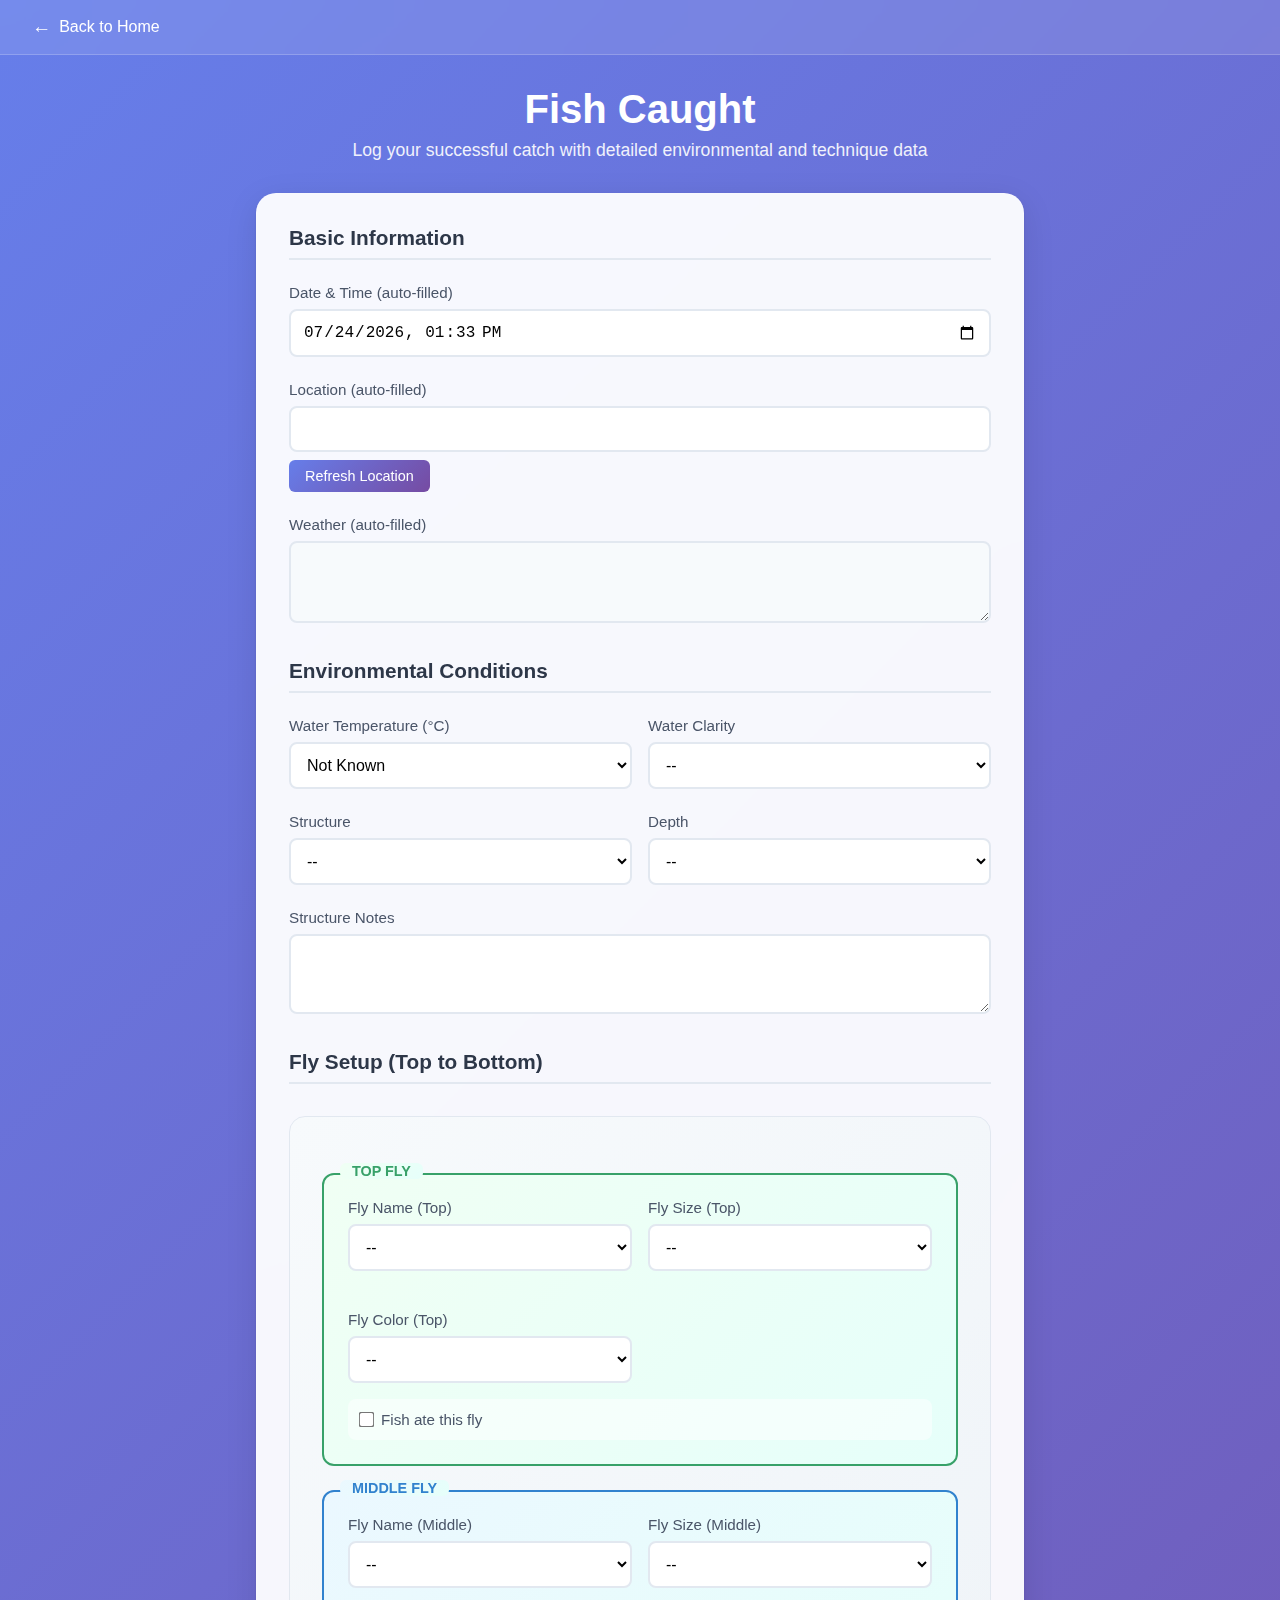
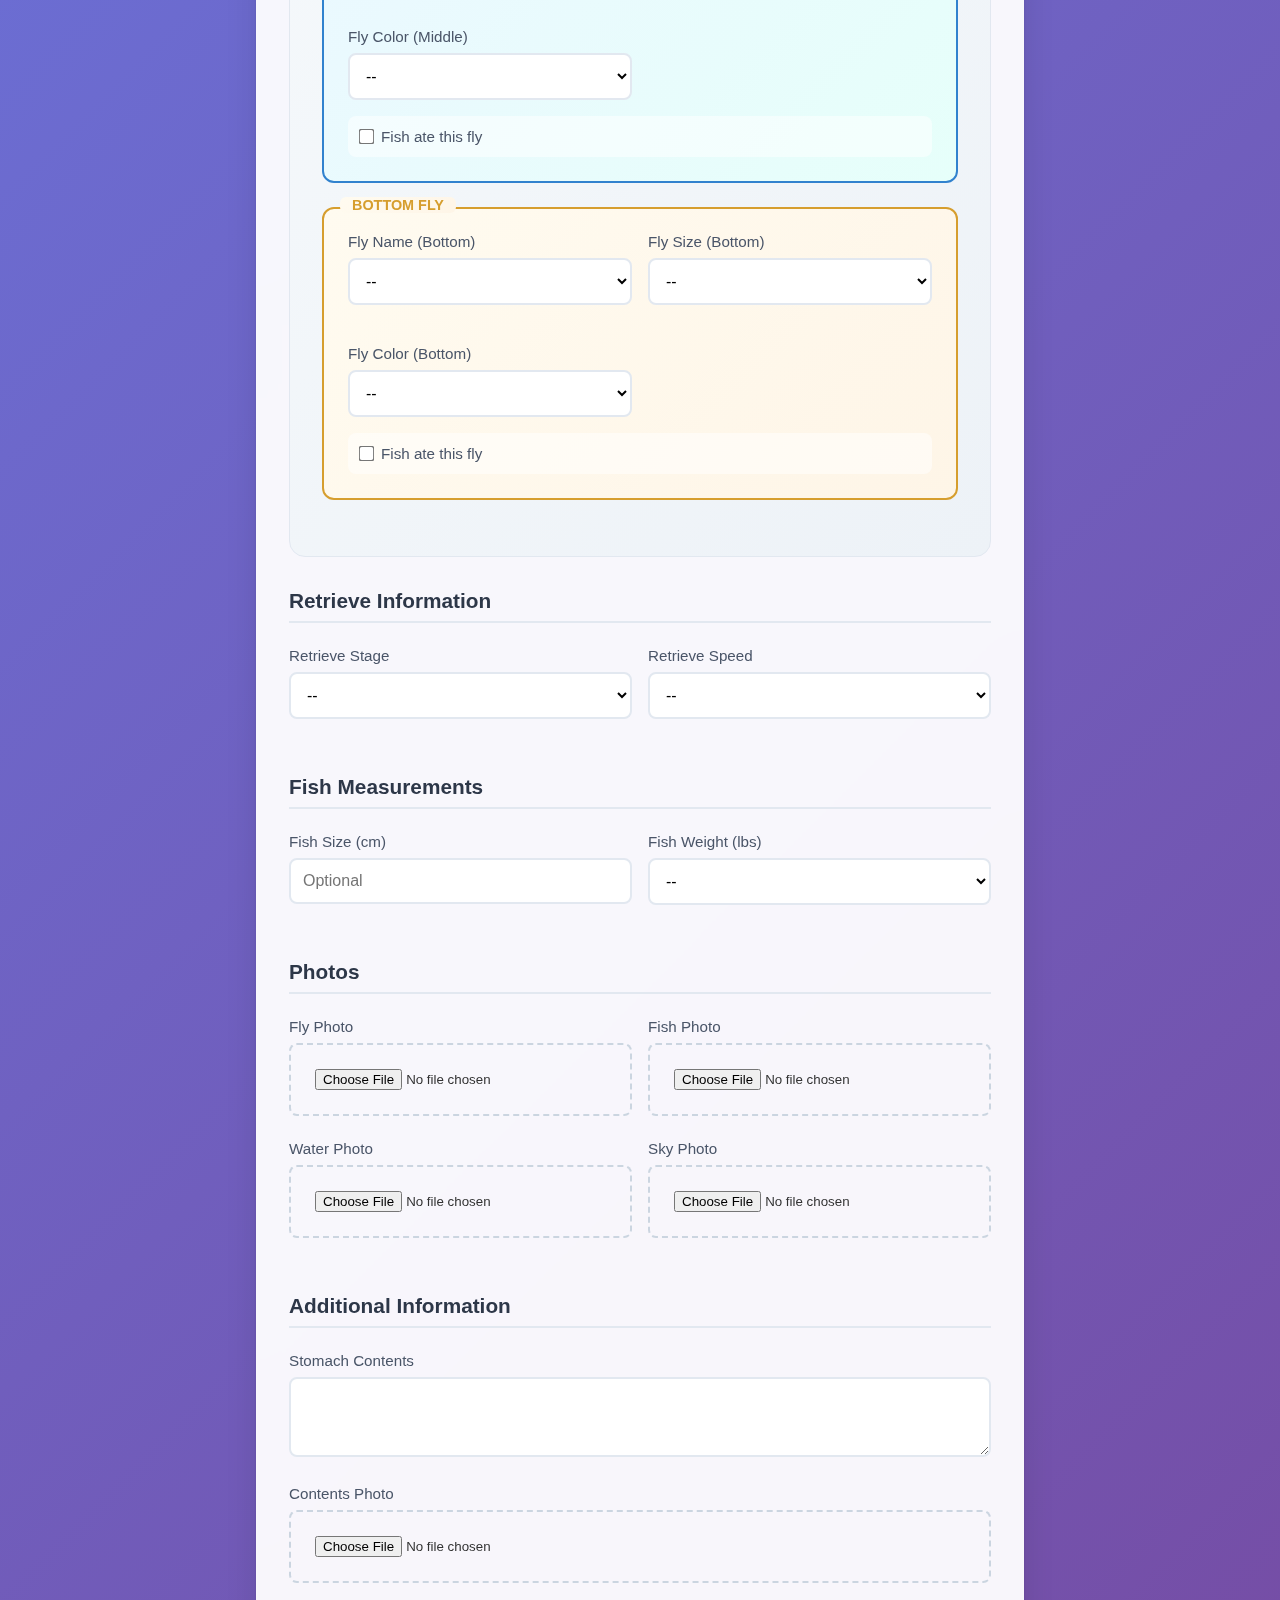
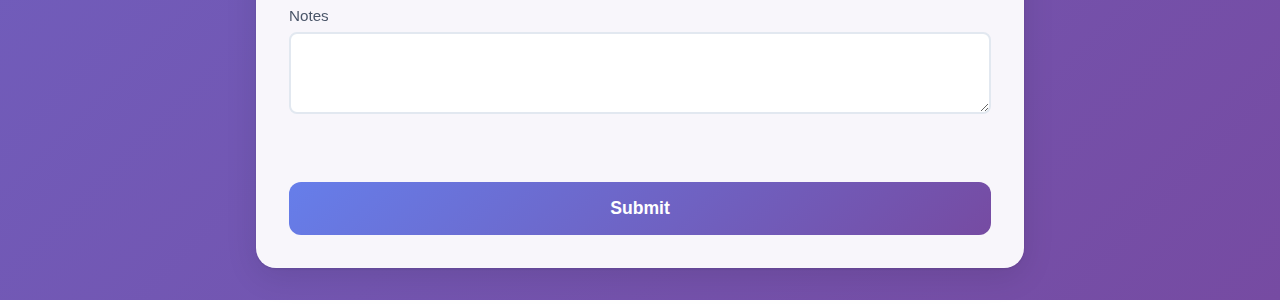
<file: fish-caught.html>
<!DOCTYPE html>
<html lang="en">
<head>
  <meta charset="UTF-8">
  <meta name="viewport" content="width=device-width, initial-scale=1.0">
  <title>Fish Caught - FlyLog</title>
  <style>
    * {
      margin: 0;
      padding: 0;
      box-sizing: border-box;
    }

    body {
      font-family: -apple-system, BlinkMacSystemFont, 'Segoe UI', Roboto, Oxygen, Ubuntu, Cantarell, sans-serif;
      background: linear-gradient(135deg, #667eea 0%, #764ba2 100%);
      min-height: 100vh;
      color: #333;
    }

    .header {
      background: rgba(255, 255, 255, 0.1);
      backdrop-filter: blur(10px);
      padding: 1rem 2rem;
      border-bottom: 1px solid rgba(255, 255, 255, 0.2);
    }

    .back-link {
      display: inline-flex;
      align-items: center;
      color: white;
      text-decoration: none;
      font-weight: 500;
      transition: opacity 0.2s;
    }

    .back-link:hover {
      opacity: 0.8;
    }

    .back-link::before {
      content: '←';
      margin-right: 0.5rem;
      font-size: 1.2rem;
    }

    .container {
      max-width: 800px;
      margin: 2rem auto;
      padding: 0 1rem;
    }

    .form-header {
      text-align: center;
      color: white;
      margin-bottom: 2rem;
    }

    .form-header h1 {
      font-size: 2.5rem;
      font-weight: 700;
      margin-bottom: 0.5rem;
    }

    .form-header p {
      font-size: 1.1rem;
      opacity: 0.9;
    }

    .form-card {
      background: rgba(255, 255, 255, 0.95);
      backdrop-filter: blur(10px);
      border-radius: 20px;
      padding: 2rem;
      box-shadow: 
        0 8px 32px rgba(0, 0, 0, 0.1),
        0 1px 3px rgba(0, 0, 0, 0.1);
      border: 1px solid rgba(255, 255, 255, 0.2);
    }

    .form-section {
      margin-bottom: 2rem;
    }

    .form-section:last-child {
      margin-bottom: 0;
    }

    .section-title {
      font-size: 1.3rem;
      font-weight: 600;
      color: #2d3748;
      margin-bottom: 1.5rem;
      padding-bottom: 0.5rem;
      border-bottom: 2px solid #e2e8f0;
    }

    .form-group {
      margin-bottom: 1.5rem;
    }

    .form-group:last-child {
      margin-bottom: 0;
    }

    label {
      display: block;
      font-weight: 500;
      color: #4a5568;
      margin-bottom: 0.5rem;
      font-size: 0.95rem;
    }

    input[type="datetime-local"],
    input[type="text"],
    input[type="number"],
    select,
    textarea {
      width: 100%;
      padding: 0.75rem;
      border: 2px solid #e2e8f0;
      border-radius: 8px;
      font-size: 1rem;
      transition: border-color 0.2s, box-shadow 0.2s;
      background: white;
    }

    input:focus,
    select:focus,
    textarea:focus {
      outline: none;
      border-color: #667eea;
      box-shadow: 0 0 0 3px rgba(102, 126, 234, 0.1);
    }

    textarea {
      resize: vertical;
      min-height: 80px;
    }

    textarea[readonly] {
      background-color: #f7fafc;
      color: #4a5568;
    }

    .fly-section {
      background: linear-gradient(135deg, #f7fafc 0%, #edf2f7 100%);
      border-radius: 16px;
      padding: 2rem;
      margin: 2rem 0;
      border: 1px solid #e2e8f0;
    }

    .fly-position {
      margin: 1.5rem 0;
      padding: 1.5rem;
      border-radius: 12px;
      border: 2px solid;
      position: relative;
    }

    .fly-position-top {
      background: linear-gradient(135deg, #f0fff4 0%, #e6fffa 100%);
      border-color: #38a169;
    }

    .fly-position-middle {
      background: linear-gradient(135deg, #ebf8ff 0%, #e6fffa 100%);
      border-color: #3182ce;
    }

    .fly-position-bottom {
      background: linear-gradient(135deg, #fffbf0 0%, #fef5e7 100%);
      border-color: #d69e2e;
    }

    .fly-position::before {
      content: attr(data-position);
      position: absolute;
      top: -12px;
      left: 1rem;
      background: inherit;
      padding: 0 0.75rem;
      font-weight: 700;
      font-size: 0.9rem;
      border-radius: 6px;
    }

    .fly-position-top::before {
      color: #38a169;
    }

    .fly-position-middle::before {
      color: #3182ce;
    }

    .fly-position-bottom::before {
      color: #d69e2e;
    }

    .form-row {
      display: grid;
      grid-template-columns: repeat(auto-fit, minmax(200px, 1fr));
      gap: 1rem;
      align-items: start;
    }

    .checkbox-group {
      display: flex;
      align-items: center;
      margin-top: 1rem;
      padding: 0.75rem;
      background: rgba(255, 255, 255, 0.5);
      border-radius: 8px;
    }

    .checkbox-group input[type="checkbox"] {
      width: auto;
      margin-right: 0.5rem;
      transform: scale(1.2);
    }

    .checkbox-group label {
      margin-bottom: 0;
      cursor: pointer;
    }

    .location-controls {
      display: flex;
      gap: 0.5rem;
      margin-top: 0.5rem;
    }

    .refresh-btn {
      padding: 0.5rem 1rem;
      background: linear-gradient(135deg, #667eea, #764ba2);
      color: white;
      border: none;
      border-radius: 6px;
      cursor: pointer;
      font-size: 0.9rem;
      font-weight: 500;
      transition: transform 0.2s, box-shadow 0.2s;
    }

    .refresh-btn:hover:not(:disabled) {
      transform: translateY(-1px);
      box-shadow: 0 4px 12px rgba(102, 126, 234, 0.3);
    }

    .refresh-btn:disabled {
      opacity: 0.6;
      cursor: not-allowed;
    }

    .upload-area {
      border: 2px dashed #cbd5e0;
      border-radius: 8px;
      padding: 1rem;
      text-align: center;
      transition: border-color 0.2s, background-color 0.2s;
      margin-top: 0.5rem;
    }

    .upload-area:hover {
      border-color: #667eea;
      background-color: #f7fafc;
    }

    .file-input {
      width: 100%;
      padding: 0.5rem;
      border: none;
      background: transparent;
      cursor: pointer;
    }

    .upload-status {
      margin-top: 0.75rem;
      padding: 0.75rem;
      border-radius: 8px;
      font-size: 0.9rem;
      font-weight: 500;
    }

    .upload-success {
      background: linear-gradient(135deg, #f0fff4, #e6fffa);
      color: #38a169;
      border: 1px solid #9ae6b4;
    }

    .upload-error {
      background: linear-gradient(135deg, #fed7d7, #fbb6ce);
      color: #c53030;
      border: 1px solid #f56565;
    }

    .upload-progress {
      background: linear-gradient(135deg, #ebf8ff, #e6fffa);
      color: #3182ce;
      border: 1px solid #90cdf4;
    }

    .image-preview {
      max-width: 200px;
      max-height: 200px;
      margin-top: 0.75rem;
      border-radius: 8px;
      border: 2px solid #e2e8f0;
      box-shadow: 0 4px 6px rgba(0, 0, 0, 0.1);
    }

    .weather-status {
      margin-top: 0.75rem;
      padding: 0.75rem;
      border-radius: 8px;
      font-size: 0.9rem;
      font-weight: 500;
    }

    .weather-loading {
      background: linear-gradient(135deg, #ebf8ff, #e6fffa);
      color: #3182ce;
      border: 1px solid #90cdf4;
    }

    .weather-error {
      background: linear-gradient(135deg, #fed7d7, #fbb6ce);
      color: #c53030;
      border: 1px solid #f56565;
    }

    .submit-btn {
      width: 100%;
      padding: 1rem 2rem;
      background: linear-gradient(135deg, #667eea, #764ba2);
      color: white;
      border: none;
      border-radius: 12px;
      font-size: 1.1rem;
      font-weight: 600;
      cursor: pointer;
      transition: transform 0.2s, box-shadow 0.2s;
      margin-top: 2rem;
    }

    .submit-btn:hover:not(:disabled) {
      transform: translateY(-2px);
      box-shadow: 0 8px 25px rgba(102, 126, 234, 0.3);
    }

    .submit-btn:disabled {
      opacity: 0.6;
      cursor: not-allowed;
    }

    @media (max-width: 768px) {
      .container {
        margin: 1rem auto;
        padding: 0 0.5rem;
      }

      .form-card {
        padding: 1.5rem;
        border-radius: 16px;
      }

      .form-header h1 {
        font-size: 2rem;
      }

      .fly-section {
        padding: 1.5rem;
      }

      .form-row {
        grid-template-columns: 1fr;
      }
    }
  </style>
</head>
<body>
  <div class="header">
    <a href="index.html" class="back-link">Back to Home</a>
  </div>

  <div class="container">
    <div class="form-header">
      <h1>Fish Caught</h1>
      <p>Log your successful catch with detailed environmental and technique data</p>
    </div>

    <div class="form-card">
      <form id="fishForm">
        
        <!-- Basic Information -->
        <div class="form-section">
          <h3 class="section-title">Basic Information</h3>
          
          <div class="form-group">
            <label for="datetime">Date & Time (auto-filled)</label>
            <input type="datetime-local" id="datetime" name="datetime">
          </div>

          <div class="form-group">
            <label for="location">Location (auto-filled)</label>
            <input type="text" id="location" name="location">
            <div class="location-controls">
              <button type="button" id="refreshLocation" class="refresh-btn">Refresh Location</button>
            </div>
          </div>

          <div class="form-group">
            <label for="weather">Weather (auto-filled)</label>
            <textarea id="weather" name="weather" rows="3" readonly></textarea>
            <div id="weatherStatus" class="weather-status" style="display: none;"></div>
          </div>
        </div>

        <!-- Environmental Conditions -->
        <div class="form-section">
          <h3 class="section-title">Environmental Conditions</h3>
          
          <div class="form-row">
            <div class="form-group">
              <label for="waterTemp">Water Temperature (°C)</label>
              <select id="waterTemp" name="waterTemp">
                <option>Not Known</option>
                <script>
                  for (let i = 3; i <= 20; i++) {
                    document.write('<option>' + i + '</option>');
                  }
                </script>
              </select>
            </div>

            <div class="form-group">
              <label for="clarity">Water Clarity</label>
              <select id="clarity" name="clarity">
                <option>--</option>
                <option>Clear</option>
                <option>Semi-murky</option>
                <option>Murky</option>
              </select>
            </div>
          </div>

          <div class="form-row">
            <div class="form-group">
              <label for="structure">Structure</label>
              <select id="structure" name="structure">
                <option>--</option>
                <option>Rocky Outcrop</option>
                <option>Weed Bed</option>
                <option>Drop Off</option>
                <option>Submerged Tree</option>
                <option>Open Water</option>
                <option>Flats</option>
              </select>
            </div>

            <div class="form-group">
              <label for="depth">Depth</label>
              <select id="depth" name="depth">
                <option>--</option>
                <option>Surface (0–0.5 m)</option>
                <option>Shallow (0.5–1.5 m)</option>
                <option>Mid-depth (1.5–3 m)</option>
                <option>Deep (3–5 m)</option>
                <option>Very deep (5+ m)</option>
              </select>
            </div>
          </div>

          <div class="form-group">
            <label for="structureNotes">Structure Notes</label>
            <textarea id="structureNotes" name="structureNotes" rows="2"></textarea>
          </div>
        </div>

        <!-- Fly Setup -->
        <div class="form-section">
          <h3 class="section-title">Fly Setup (Top to Bottom)</h3>
          
          <div class="fly-section">
            <script>
              const positions = ['Top','Middle','Bottom'];
              const flies = [
                'Woolly Bugger',
                'Pheasant Tail Nymph',
                'Hare\'s Ear Nymph',
                'Copper John',
                'Adams Dry',
                'Elk Hair Caddis',
                'Zebra Midge',
                'San Juan Worm'
              ];
              const colors = ['Black', 'Olive', 'Brown', 'White', 'Red', 'Yellow (Chartreuse)', 'Orange', 'Grey (Silver)', 'Gold'];

              positions.forEach(pos => {
                let className = 'fly-position-' + pos.toLowerCase();
                document.write(`
                  <div class="fly-position ${className}" data-position="${pos.toUpperCase()} FLY">
                    <div class="form-row">
                      <div class="form-group">
                        <label for="flyName${pos}">Fly Name (${pos})</label>
                        <select id="flyName${pos}" name="flyName${pos}">
                          <option>--</option>
                          ${flies.map(f => `<option>${f}</option>`).join('')}
                        </select>
                      </div>

                      <div class="form-group">
                        <label for="flySize${pos}">Fly Size (${pos})</label>
                        <select id="flySize${pos}" name="flySize${pos}">
                          <option>--</option>
                          ${[2,4,6,8,10,12,14,16,18,20,22].map(s => `<option>${s}</option>`).join('')}
                        </select>
                      </div>

                      <div class="form-group">
                        <label for="flyColor${pos}">Fly Color (${pos})</label>
                        <select id="flyColor${pos}" name="flyColor${pos}">
                          <option>--</option>
                          ${colors.map(c => `<option>${c}</option>`).join('')}
                        </select>
                      </div>
                    </div>

                    <div class="checkbox-group">
                      <input type="checkbox" id="flyEaten${pos}" name="flyEaten${pos}">
                      <label for="flyEaten${pos}">Fish ate this fly</label>
                    </div>
                  </div>
                `);
              });
            </script>
          </div>
        </div>

        <!-- Retrieve Information -->
        <div class="form-section">
          <h3 class="section-title">Retrieve Information</h3>
          
          <div class="form-row">
            <div class="form-group">
              <label for="retrieveStage">Retrieve Stage</label>
              <select id="retrieveStage" name="retrieveStage">
                <option>--</option>
                <option>Drop</option>
                <option>Retrieve</option>
                <option>Pause</option>
                <option>Hang</option>
              </select>
            </div>

            <div class="form-group">
              <label for="retrieveSpeed">Retrieve Speed</label>
              <select id="retrieveSpeed" name="retrieveSpeed">
                <option>--</option>
                <option>Slow</option>
                <option>Medium</option>
                <option>Fast</option>
              </select>
            </div>
          </div>
        </div>

        <!-- Fish Measurements -->
        <div class="form-section">
          <h3 class="section-title">Fish Measurements</h3>
          
          <div class="form-row">
            <div class="form-group">
              <label for="fishSize">Fish Size (cm)</label>
              <input type="number" id="fishSize" name="fishSize" min="0" step="1" placeholder="Optional">
            </div>

            <div class="form-group">
              <label for="fishWeight">Fish Weight (lbs)</label>
              <select id="fishWeight" name="fishWeight">
                <option>--</option>
                <script>
                  for (let w = 0.5; w <= 8.0; w += 0.5) {
                    document.write('<option>' + w.toFixed(1) + '</option>');
                  }
                </script>
              </select>
            </div>
          </div>
        </div>

        <!-- Photos -->
        <div class="form-section">
          <h3 class="section-title">Photos</h3>
          
          <div class="form-row">
            <div class="form-group">
              <label for="flyPhoto">Fly Photo</label>
              <div class="upload-area">
                <input type="file" id="flyPhoto" name="flyPhoto" accept="image/*" class="file-input">
              </div>
              <div id="flyPhotoStatus" class="upload-status" style="display: none;"></div>
              <img id="flyPhotoPreview" class="image-preview" style="display: none;">
              <input type="hidden" id="flyPhotoUrl" name="flyPhotoUrl">
            </div>

            <div class="form-group">
              <label for="fishPhoto">Fish Photo</label>
              <div class="upload-area">
                <input type="file" id="fishPhoto" name="fishPhoto" accept="image/*" class="file-input">
              </div>
              <div id="fishPhotoStatus" class="upload-status" style="display: none;"></div>
              <img id="fishPhotoPreview" class="image-preview" style="display: none;">
              <input type="hidden" id="fishPhotoUrl" name="fishPhotoUrl">
            </div>
          </div>

          <div class="form-row">
            <div class="form-group">
              <label for="waterPhoto">Water Photo</label>
              <div class="upload-area">
                <input type="file" id="waterPhoto" name="waterPhoto" accept="image/*" class="file-input">
              </div>
              <div id="waterPhotoStatus" class="upload-status" style="display: none;"></div>
              <img id="waterPhotoPreview" class="image-preview" style="display: none;">
              <input type="hidden" id="waterPhotoUrl" name="waterPhotoUrl">
            </div>

            <div class="form-group">
              <label for="skyPhoto">Sky Photo</label>
              <div class="upload-area">
                <input type="file" id="skyPhoto" name="skyPhoto" accept="image/*" class="file-input">
              </div>
              <div id="skyPhotoStatus" class="upload-status" style="display: none;"></div>
              <img id="skyPhotoPreview" class="image-preview" style="display: none;">
              <input type="hidden" id="skyPhotoUrl" name="skyPhotoUrl">
            </div>
          </div>
        </div>

        <!-- Additional Information -->
        <div class="form-section">
          <h3 class="section-title">Additional Information</h3>
          
          <div class="form-group">
            <label for="stomachContents">Stomach Contents</label>
            <textarea id="stomachContents" name="stomachContents" rows="2"></textarea>
          </div>

          <div class="form-group">
            <label for="stomachPhoto">Contents Photo</label>
            <div class="upload-area">
              <input type="file" id="stomachPhoto" name="stomachPhoto" accept="image/*" class="file-input">
            </div>
            <div id="stomachPhotoStatus" class="upload-status" style="display: none;"></div>
            <img id="stomachPhotoPreview" class="image-preview" style="display: none;">
            <input type="hidden" id="stomachPhotoUrl" name="stomachPhotoUrl">
          </div>

          <div class="form-group">
            <label for="notes">Notes</label>
            <textarea id="notes" name="notes" rows="3"></textarea>
          </div>
        </div>

        <button type="submit" class="submit-btn">Submit</button>
      </form>
    </div>
  </div>

  <script>
    // Cloudinary configuration
    const CLOUDINARY_CLOUD_NAME = 'dhyvcrpv7';
    const CLOUDINARY_UPLOAD_PRESET = 'fish_photos';

    // Weather code mapping for Open-Meteo API
    const weatherCodes = {
      0: 'Clear Sky',
      1: 'Mainly Clear',
      2: 'Partly Cloudy',
      3: 'Overcast',
      45: 'Fog',
      48: 'Depositing Rime Fog',
      51: 'Light Drizzle',
      53: 'Moderate Drizzle',
      55: 'Dense Drizzle',
      56: 'Light Freezing Drizzle',
      57: 'Dense Freezing Drizzle',
      61: 'Slight Rain',
      63: 'Moderate Rain',
      65: 'Heavy Rain',
      66: 'Light Freezing Rain',
      67: 'Heavy Freezing Rain',
      71: 'Slight Snow',
      73: 'Moderate Snow',
      75: 'Heavy Snow',
      77: 'Snow Grains',
      80: 'Slight Rain Showers',
      81: 'Moderate Rain Showers',
      82: 'Violent Rain Showers',
      85: 'Slight Snow Showers',
      86: 'Heavy Snow Showers',
      95: 'Thunderstorm',
      96: 'Thunderstorm with Slight Hail',
      99: 'Thunderstorm with Heavy Hail'
    };

    // Global variables for location
    let currentLat = null;
    let currentLon = null;

    // Function to get wind direction from degrees
    function getWindDirection(degrees) {
      const directions = ['N', 'NNE', 'NE', 'ENE', 'E', 'ESE', 'SE', 'SSE', 'S', 'SSW', 'SW', 'WSW', 'W', 'WNW', 'NW', 'NNW'];
      const index = Math.round(degrees / 22.5) % 16;
      return directions[index];
    }

    // Function to fetch weather data
    async function fetchWeather(lat, lon) {
      const statusElement = document.getElementById('weatherStatus');
      const weatherField = document.getElementById('weather');

      try {
        statusElement.textContent = 'Fetching weather data...';
        statusElement.className = 'weather-status weather-loading';
        statusElement.style.display = 'block';

        const url = `https://api.open-meteo.com/v1/forecast?latitude=${lat}&longitude=${lon}&current=temperature_2m,weathercode,windspeed_10m,winddirection_10m,pressure_msl,relative_humidity_2m,cloudcover,precipitation,is_day&timezone=auto`;
        
        const response = await fetch(url);
        if (!response.ok) {
          throw new Error(`Weather API error: ${response.status}`);
        }

        const data = await response.json();
        const current = data.current;

        // Format weather data for AI analysis
        const weatherCondition = weatherCodes[current.weathercode] || 'Unknown';
        const windDir = getWindDirection(current.winddirection_10m);
        const timeOfDay = current.is_day ? 'Day' : 'Night';

        const weatherSummary = `Temperature: ${current.temperature_2m}°C | Condition: ${weatherCondition} | Wind: ${current.windspeed_10m}mph ${windDir} | Pressure: ${current.pressure_msl}mb | Humidity: ${current.relative_humidity_2m}% | Clouds: ${current.cloudcover}% | Precipitation: ${current.precipitation}mm | Time: ${timeOfDay}`;

        weatherField.value = weatherSummary;
        statusElement.style.display = 'none';

      } catch (error) {
        console.error('Weather fetch error:', error);
        statusElement.textContent = `Weather fetch failed: ${error.message}`;
        statusElement.className = 'weather-status weather-error';
        weatherField.value = 'Weather data unavailable';
      }
    }

    // Function to get current location and fetch weather
    function getLocationAndWeather() {
      const locationField = document.getElementById('location');
      const refreshBtn = document.getElementById('refreshLocation');

      if (!navigator.geolocation) {
        alert('Geolocation is not supported by this browser.');
        return;
      }

      refreshBtn.disabled = true;
      refreshBtn.textContent = 'Getting Location...';

      navigator.geolocation.getCurrentPosition(
        function(position) {
          currentLat = position.coords.latitude;
          currentLon = position.coords.longitude;
          
          const lat = currentLat.toFixed(6);
          const lon = currentLon.toFixed(6);
          locationField.value = `${lat}, ${lon}`;

          // Fetch weather data
          fetchWeather(currentLat, currentLon);

          refreshBtn.disabled = false;
          refreshBtn.textContent = 'Refresh Location';
        },
        function(error) {
          console.error('Geolocation error:', error);
          alert('Unable to get location: ' + error.message);
          refreshBtn.disabled = false;
          refreshBtn.textContent = 'Refresh Location';
        },
        {
          enableHighAccuracy: true,
          timeout: 10000,
          maximumAge: 300000 // 5 minutes
        }
      );
    }

    // Auto-fill datetime and location on page load
    document.addEventListener('DOMContentLoaded', function() {
      const now = new Date();
      // Get local time by adjusting for timezone offset
      const localTime = new Date(now.getTime() - (now.getTimezoneOffset() * 60000));
      const datetime = localTime.toISOString().slice(0, 16);
      document.getElementById('datetime').value = datetime;

      // Get initial location and weather
      getLocationAndWeather();
    });

    // Refresh location button event listener
    document.getElementById('refreshLocation').addEventListener('click', getLocationAndWeather);

    // Function to upload image to Cloudinary
    async function uploadToCloudinary(file, photoType) {
      const formData = new FormData();
      formData.append('file', file);
      formData.append('upload_preset', CLOUDINARY_UPLOAD_PRESET);
      formData.append('folder', 'fish-catches');
      formData.append('tags', `fish,${photoType}`);

      const statusElement = document.getElementById(`${photoType}Status`);
      const previewElement = document.getElementById(`${photoType}Preview`);
      const urlElement = document.getElementById(`${photoType}Url`);

      try {
        statusElement.textContent = 'Uploading...';
        statusElement.className = 'upload-status upload-progress';
        statusElement.style.display = 'block';

        const response = await fetch(`https://api.cloudinary.com/v1_1/${CLOUDINARY_CLOUD_NAME}/image/upload`, {
          method: 'POST',
          body: formData
        });

        if (!response.ok) {
          throw new Error(`Upload failed: ${response.status}`);
        }

        const data = await response.json();

        statusElement.textContent = 'Upload successful!';
        statusElement.className = 'upload-status upload-success';

        previewElement.src = data.secure_url;
        previewElement.style.display = 'block';

        urlElement.value = data.secure_url;

        return data.secure_url;
      } catch (error) {
        console.error('Upload error:', error);
        statusElement.textContent = `Upload failed: ${error.message}`;
        statusElement.className = 'upload-status upload-error';
        return null;
      }
    }

    // Add event listeners for file uploads
    const photoTypes = ['flyPhoto', 'fishPhoto', 'waterPhoto', 'skyPhoto', 'stomachPhoto'];

    photoTypes.forEach(photoType => {
      const input = document.getElementById(photoType);
      if (input) {
        input.addEventListener('change', function(event) {
          const file = event.target.files[0];
          if (file) {
            if (file.size > 10 * 1024 * 1024) {
              alert('File size must be less than 10MB');
              return;
            }

            if (!file.type.startsWith('image/')) {
              alert('Please select an image file');
              return;
            }

            uploadToCloudinary(file, photoType);
          }
        });
      }
    });

    // Function to submit data to Sheetly
    async function submitToSheetly(formData) {
      const submitButton = document.querySelector('button[type="submit"]');
      
      try {
        // Disable submit button and show loading state
        submitButton.disabled = true;
        submitButton.textContent = 'Submitting...';

        // Get photo URLs from hidden fields
        const flyPhotoUrl = document.getElementById('flyPhotoUrl').value;
        const fishPhotoUrl = document.getElementById('fishPhotoUrl').value;
        const waterPhotoUrl = document.getElementById('waterPhotoUrl').value;
        const skyPhotoUrl = document.getElementById('skyPhotoUrl').value;
        const stomachPhotoUrl = document.getElementById('stomachPhotoUrl').value;

        // Debug: Log photo URLs
        console.log('Photo URLs:', {
          flyPhoto: flyPhotoUrl,
          fishPhoto: fishPhotoUrl,
          waterPhoto: waterPhotoUrl,
          skyPhoto: skyPhotoUrl,
          stomachPhoto: stomachPhotoUrl
        });

        // Prepare data for Sheetly API
        const sheetData = {
          fishcaught: {
            datetime: formData.get('datetime'),
            location: formData.get('location'),
            weather: formData.get('weather'),
            waterTemp: formData.get('waterTemp'),
            clarity: formData.get('clarity'),
            structure: formData.get('structure'),
            structureNotes: formData.get('structureNotes'),
            depth: formData.get('depth'),
            flyNameTop: formData.get('flyNameTop'),
            flySizeTop: formData.get('flySizeTop'),
            flyColorTop: formData.get('flyColorTop'),
            flyEatenTop: formData.get('flyEatenTop') ? 'Yes' : 'No',
            flyNameMiddle: formData.get('flyNameMiddle'),
            flySizeMiddle: formData.get('flySizeMiddle'),
            flyColorMiddle: formData.get('flyColorMiddle'),
            flyEatenMiddle: formData.get('flyEatenMiddle') ? 'Yes' : 'No',
            flyNameBottom: formData.get('flyNameBottom'),
            flySizeBottom: formData.get('flySizeBottom'),
            flyColorBottom: formData.get('flyColorBottom'),
            flyEatenBottom: formData.get('flyEatenBottom') ? 'Yes' : 'No',
            retrieveStage: formData.get('retrieveStage'),
            retrieveSpeed: formData.get('retrieveSpeed'),
            fishSize: formData.get('fishSize'),
            fishWeight: formData.get('fishWeight'),
            stomachContents: formData.get('stomachContents'),
            notes: formData.get('notes'),
            flyPhoto: flyPhotoUrl || '',
            fishPhoto: fishPhotoUrl || '',
            waterPhoto: waterPhotoUrl || '',
            skyPhoto: skyPhotoUrl || '',
            stomachPhoto: stomachPhotoUrl || ''
          }
        };

        console.log('Submitting to Sheetly:', sheetData);

        const response = await fetch('https://api.sheety.co/c09e81f7a99e0349fd3a26d43bc158ce/fishingLog/fishcaught', {
          method: 'POST',
          headers: {
            'Content-Type': 'application/json',
          },
          body: JSON.stringify(sheetData)
        });

        console.log('Sheetly response status:', response.status);

        if (!response.ok) {
          const errorText = await response.text();
          console.log('Sheetly error response:', errorText);
          throw new Error(`Sheetly API error: ${response.status} - ${errorText}`);
        }

        const result = await response.json();
        console.log('Sheetly response:', result);

        // Success!
        alert('Fish catch successfully logged!');
        
      } catch (error) {
        console.error('Submission error:', error);
        alert(`Failed to submit data: ${error.message}`);
      } finally {
        // Re-enable submit button
        submitButton.disabled = false;
        submitButton.textContent = 'Submit';
      }
    }

    // Form submission handler
    document.getElementById('fishForm').addEventListener('submit', function(event) {
      event.preventDefault();

      const formData = new FormData(this);

      // Submit to Sheetly
      submitToSheetly(formData);
    });
  </script>
</body>
</html>
</file>
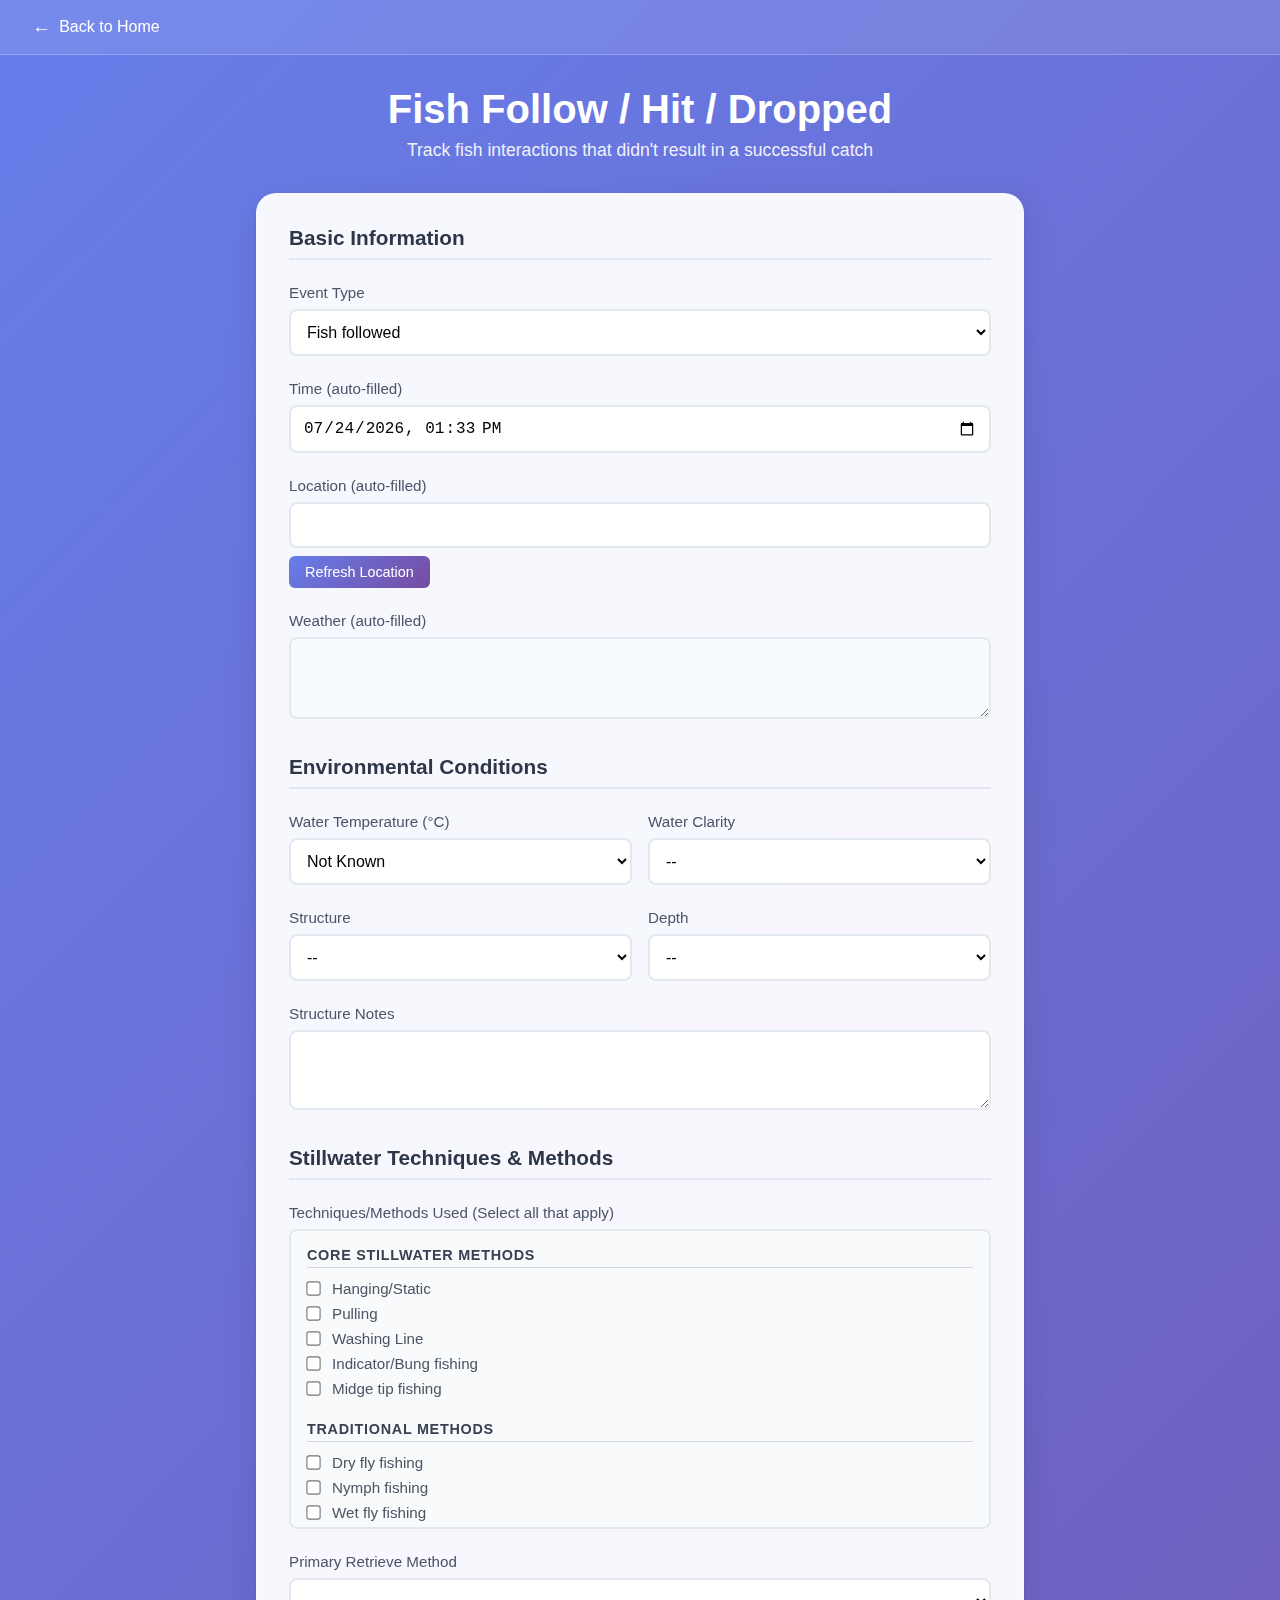
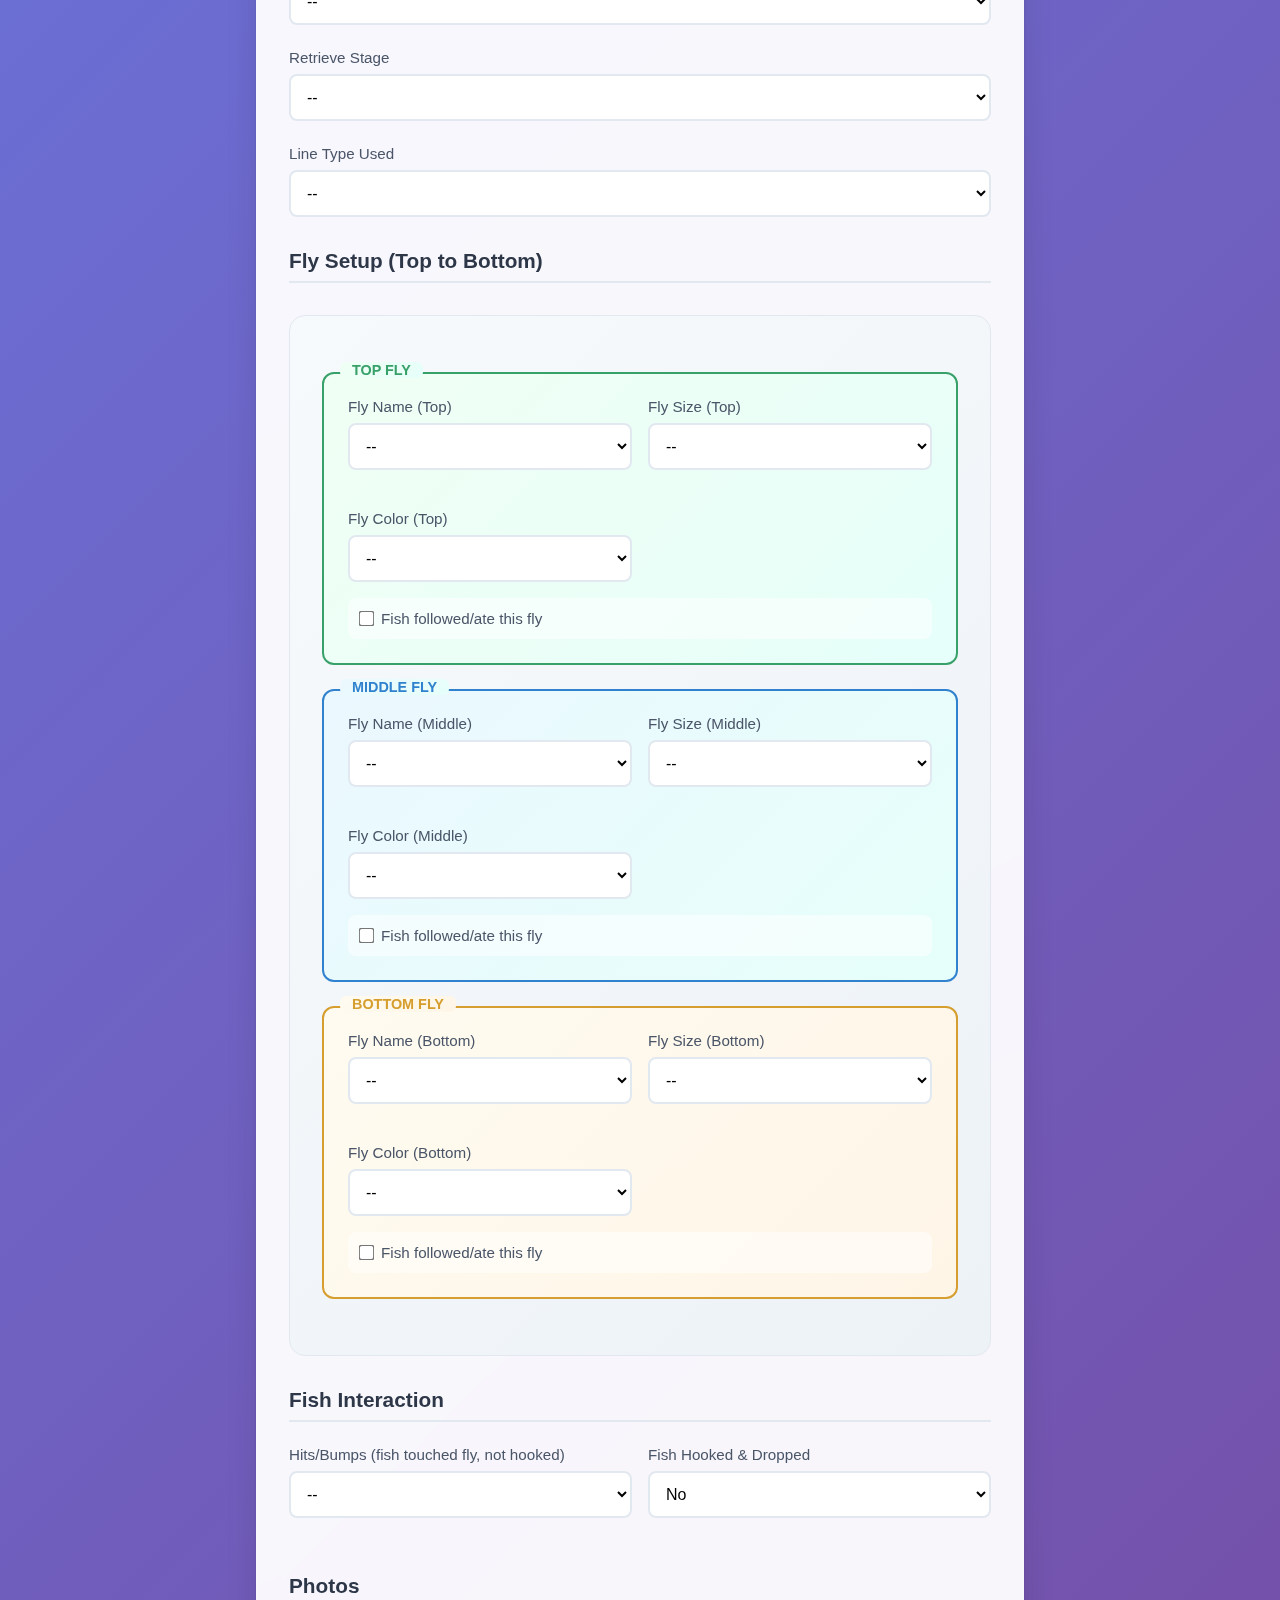
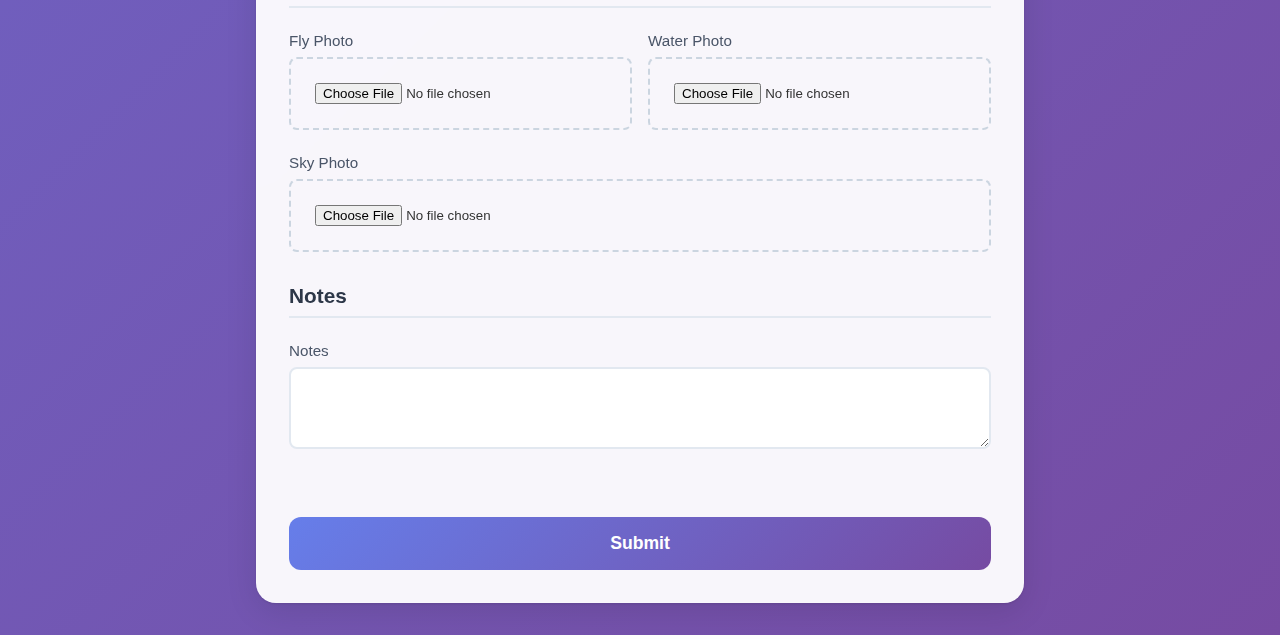
<file: fish-lost.html>
<!DOCTYPE html>
<html lang="en">
<head>
  <meta charset="UTF-8">
  <meta name="viewport" content="width=device-width, initial-scale=1.0">
  <title>Fish Follow / Hit / Dropped - FlyLog</title>
  <style>
    * {
      margin: 0;
      padding: 0;
      box-sizing: border-box;
    }

    body {
      font-family: -apple-system, BlinkMacSystemFont, 'Segoe UI', Roboto, Oxygen, Ubuntu, Cantarell, sans-serif;
      background: linear-gradient(135deg, #667eea 0%, #764ba2 100%);
      min-height: 100vh;
      color: #333;
    }

    .header {
      background: rgba(255, 255, 255, 0.1);
      backdrop-filter: blur(10px);
      padding: 1rem 2rem;
      border-bottom: 1px solid rgba(255, 255, 255, 0.2);
    }

    .back-link {
      display: inline-flex;
      align-items: center;
      color: white;
      text-decoration: none;
      font-weight: 500;
      transition: opacity 0.2s;
    }

    .back-link:hover {
      opacity: 0.8;
    }

    .back-link::before {
      content: '←';
      margin-right: 0.5rem;
      font-size: 1.2rem;
    }

    .container {
      max-width: 800px;
      margin: 2rem auto;
      padding: 0 1rem;
    }

    .form-header {
      text-align: center;
      color: white;
      margin-bottom: 2rem;
    }

    .form-header h1 {
      font-size: 2.5rem;
      font-weight: 700;
      margin-bottom: 0.5rem;
    }

    .form-header p {
      font-size: 1.1rem;
      opacity: 0.9;
    }

    /* Session Status Bar */
    .session-status-bar {
      background: rgba(16, 185, 129, 0.95);
      backdrop-filter: blur(10px);
      border-radius: 12px;
      padding: 1rem 1.5rem;
      margin-bottom: 1.5rem;
      border: 1px solid rgba(255, 255, 255, 0.2);
      box-shadow: 0 4px 6px rgba(0, 0, 0, 0.1);
      display: none;
      align-items: center;
      justify-content: space-between;
      color: white;
    }

    .session-status-bar.active {
      display: flex;
    }

    .session-info {
      display: flex;
      align-items: center;
      gap: 1rem;
    }

    .session-indicator {
      width: 12px;
      height: 12px;
      background: #10b981;
      border-radius: 50%;
      animation: pulse 2s infinite;
    }

    @keyframes pulse {
      0%, 100% { opacity: 1; }
      50% { opacity: 0.5; }
    }

    .session-text {
      font-weight: 500;
      font-size: 0.95rem;
    }

    .session-action {
      background: rgba(255, 255, 255, 0.2);
      color: white;
      padding: 0.5rem 1rem;
      border: none;
      border-radius: 6px;
      cursor: pointer;
      font-size: 0.9rem;
      font-weight: 500;
      transition: background 0.2s;
      text-decoration: none;
    }

    .session-action:hover {
      background: rgba(255, 255, 255, 0.3);
    }

    .form-card {
      background: rgba(255, 255, 255, 0.95);
      backdrop-filter: blur(10px);
      border-radius: 20px;
      padding: 2rem;
      box-shadow: 
        0 8px 32px rgba(0, 0, 0, 0.1),
        0 1px 3px rgba(0, 0, 0, 0.1);
      border: 1px solid rgba(255, 255, 255, 0.2);
    }

    .form-section {
      margin-bottom: 2rem;
    }

    .form-section:last-child {
      margin-bottom: 0;
    }

    .section-title {
      font-size: 1.3rem;
      font-weight: 600;
      color: #2d3748;
      margin-bottom: 1.5rem;
      padding-bottom: 0.5rem;
      border-bottom: 2px solid #e2e8f0;
    }

    .form-group {
      margin-bottom: 1.5rem;
    }

    .form-group:last-child {
      margin-bottom: 0;
    }

    label {
      display: block;
      font-weight: 500;
      color: #4a5568;
      margin-bottom: 0.5rem;
      font-size: 0.95rem;
    }

    input[type="datetime-local"],
    input[type="text"],
    select,
    textarea {
      width: 100%;
      padding: 0.75rem;
      border: 2px solid #e2e8f0;
      border-radius: 8px;
      font-size: 1rem;
      transition: border-color 0.2s, box-shadow 0.2s;
      background: white;
    }

    input:focus,
    select:focus,
    textarea:focus {
      outline: none;
      border-color: #667eea;
      box-shadow: 0 0 0 3px rgba(102, 126, 234, 0.1);
    }

    textarea {
      resize: vertical;
      min-height: 80px;
    }

    textarea[readonly] {
      background-color: #f7fafc;
      color: #4a5568;
    }

    .fly-section {
      background: linear-gradient(135deg, #f7fafc 0%, #edf2f7 100%);
      border-radius: 16px;
      padding: 2rem;
      margin: 2rem 0;
      border: 1px solid #e2e8f0;
    }

    .fly-position {
      margin: 1.5rem 0;
      padding: 1.5rem;
      border-radius: 12px;
      border: 2px solid;
      position: relative;
    }

    .fly-position-top {
      background: linear-gradient(135deg, #f0fff4 0%, #e6fffa 100%);
      border-color: #38a169;
    }

    .fly-position-middle {
      background: linear-gradient(135deg, #ebf8ff 0%, #e6fffa 100%);
      border-color: #3182ce;
    }

    .fly-position-bottom {
      background: linear-gradient(135deg, #fffbf0 0%, #fef5e7 100%);
      border-color: #d69e2e;
    }

    .fly-position::before {
      content: attr(data-position);
      position: absolute;
      top: -12px;
      left: 1rem;
      background: inherit;
      padding: 0 0.75rem;
      font-weight: 700;
      font-size: 0.9rem;
      border-radius: 6px;
    }

    .fly-position-top::before {
      color: #38a169;
    }

    .fly-position-middle::before {
      color: #3182ce;
    }

    .fly-position-bottom::before {
      color: #d69e2e;
    }

    .form-row {
      display: grid;
      grid-template-columns: repeat(auto-fit, minmax(200px, 1fr));
      gap: 1rem;
      align-items: start;
    }

    .checkbox-group {
      display: flex;
      align-items: center;
      margin-top: 1rem;
      padding: 0.75rem;
      background: rgba(255, 255, 255, 0.5);
      border-radius: 8px;
    }

    .checkbox-group input[type="checkbox"] {
      width: auto;
      margin-right: 0.5rem;
      transform: scale(1.2);
    }

    .checkbox-group label {
      margin-bottom: 0;
      cursor: pointer;
    }

    .location-controls {
      display: flex;
      gap: 0.5rem;
      margin-top: 0.5rem;
    }

    .refresh-btn {
      padding: 0.5rem 1rem;
      background: linear-gradient(135deg, #667eea, #764ba2);
      color: white;
      border: none;
      border-radius: 6px;
      cursor: pointer;
      font-size: 0.9rem;
      font-weight: 500;
      transition: transform 0.2s, box-shadow 0.2s;
    }

    .refresh-btn:hover:not(:disabled) {
      transform: translateY(-1px);
      box-shadow: 0 4px 12px rgba(102, 126, 234, 0.3);
    }

    .refresh-btn:disabled {
      opacity: 0.6;
      cursor: not-allowed;
    }

    .upload-area {
      border: 2px dashed #cbd5e0;
      border-radius: 8px;
      padding: 1rem;
      text-align: center;
      transition: border-color 0.2s, background-color 0.2s;
      margin-top: 0.5rem;
    }

    .upload-area:hover {
      border-color: #667eea;
      background-color: #f7fafc;
    }

    .file-input {
      width: 100%;
      padding: 0.5rem;
      border: none;
      background: transparent;
      cursor: pointer;
    }

    .upload-status {
      margin-top: 0.75rem;
      padding: 0.75rem;
      border-radius: 8px;
      font-size: 0.9rem;
      font-weight: 500;
    }

    .upload-success {
      background: linear-gradient(135deg, #f0fff4, #e6fffa);
      color: #38a169;
      border: 1px solid #9ae6b4;
    }

    .upload-error {
      background: linear-gradient(135deg, #fed7d7, #fbb6ce);
      color: #c53030;
      border: 1px solid #f56565;
    }

    .upload-progress {
      background: linear-gradient(135deg, #ebf8ff, #e6fffa);
      color: #3182ce;
      border: 1px solid #90cdf4;
    }

    .image-preview {
      max-width: 200px;
      max-height: 200px;
      margin-top: 0.75rem;
      border-radius: 8px;
      border: 2px solid #e2e8f0;
      box-shadow: 0 4px 6px rgba(0, 0, 0, 0.1);
    }

    .weather-status {
      margin-top: 0.75rem;
      padding: 0.75rem;
      border-radius: 8px;
      font-size: 0.9rem;
      font-weight: 500;
    }

    .weather-loading {
      background: linear-gradient(135deg, #ebf8ff, #e6fffa);
      color: #3182ce;
      border: 1px solid #90cdf4;
    }

    .weather-error {
      background: linear-gradient(135deg, #fed7d7, #fbb6ce);
      color: #c53030;
      border: 1px solid #f56565;
    }

    .submit-btn {
      width: 100%;
      padding: 1rem 2rem;
      background: linear-gradient(135deg, #667eea, #764ba2);
      color: white;
      border: none;
      border-radius: 12px;
      font-size: 1.1rem;
      font-weight: 600;
      cursor: pointer;
      transition: transform 0.2s, box-shadow 0.2s;
      margin-top: 2rem;
    }

    .submit-btn:hover:not(:disabled) {
      transform: translateY(-2px);
      box-shadow: 0 8px 25px rgba(102, 126, 234, 0.3);
    }

    .submit-btn:disabled {
      opacity: 0.6;
      cursor: not-allowed;
    }

    /* CSS STYLES FOR CHECKBOX GROUPS */
    .checkbox-group-vertical {
      border: 2px solid #e2e8f0;
      border-radius: 8px;
      padding: 1rem;
      background: #f9fafb;
      max-height: 300px;
      overflow-y: auto;
    }

    .checkbox-section {
      margin-bottom: 1.5rem;
    }

    .checkbox-section:last-child {
      margin-bottom: 0;
    }

    .checkbox-section h4 {
      font-size: 0.9rem;
      font-weight: 600;
      color: #374151;
      margin-bottom: 0.75rem;
      text-transform: uppercase;
      letter-spacing: 0.05em;
      border-bottom: 1px solid #d1d5db;
      padding-bottom: 0.25rem;
    }

    .checkbox-item {
      display: flex;
      align-items: center;
      margin-bottom: 0.5rem;
      font-size: 0.95rem;
      color: #4b5563;
      cursor: pointer;
      transition: color 0.2s;
    }

    .checkbox-item:hover {
      color: #1f2937;
    }

    .checkbox-item input[type="checkbox"] {
      width: auto;
      margin-right: 0.75rem;
      transform: scale(1.1);
      cursor: pointer;
    }

    .checkbox-item:last-child {
      margin-bottom: 0;
    }

    @media (max-width: 768px) {
      .container {
        margin: 1rem auto;
        padding: 0 0.5rem;
      }

      .form-card {
        padding: 1.5rem;
        border-radius: 16px;
      }

      .form-header h1 {
        font-size: 2rem;
      }

      .fly-section {
        padding: 1.5rem;
      }

      .form-row {
        grid-template-columns: 1fr;
      }

      .session-status-bar {
        flex-direction: column;
        gap: 1rem;
        text-align: center;
      }

      .session-info {
        flex-direction: column;
        gap: 0.5rem;
      }
    }
  </style>
</head>
<body>
  <div class="header">
    <a href="index.html" class="back-link">Back to Home</a>
  </div>

  <div class="container">
    <div class="form-header">
      <h1>Fish Follow / Hit / Dropped</h1>
      <p>Track fish interactions that didn't result in a successful catch</p>
    </div>

    <!-- Active Session Status Bar -->
    <div id="sessionStatusBar" class="session-status-bar">
      <div class="session-info">
        <div class="session-indicator"></div>
        <div class="session-text">🎣 Part of active fishing session</div>
      </div>
      <a href="fishing-session.html" class="session-action">Manage Session</a>
    </div>

    <div class="form-card">
      <form id="fishLostForm">
        
        <!-- Basic Information -->
        <div class="form-section">
          <h3 class="section-title">Basic Information</h3>
          
          <div class="form-group">
            <label for="eventType">Event Type</label>
            <select id="eventType" name="eventType">
              <option>Fish followed</option>
              <option>Fish hit</option>
              <option>Fish dropped</option>
            </select>
          </div>

          <div class="form-group">
            <label for="eventTime">Time (auto-filled)</label>
            <input type="datetime-local" id="eventTime" name="eventTime">
          </div>

          <div class="form-group">
            <label for="location">Location (auto-filled)</label>
            <input type="text" id="location" name="location">
            <div class="location-controls">
              <button type="button" id="refreshLocation" class="refresh-btn">Refresh Location</button>
            </div>
          </div>

          <div class="form-group">
            <label for="weather">Weather (auto-filled)</label>
            <textarea id="weather" name="weather" rows="3" readonly></textarea>
            <div id="weatherStatus" class="weather-status" style="display: none;"></div>
          </div>
        </div>

        <!-- Environmental Conditions -->
        <div class="form-section">
          <h3 class="section-title">Environmental Conditions</h3>
          
          <div class="form-row">
            <div class="form-group">
              <label for="waterTemp">Water Temperature (°C)</label>
              <select id="waterTemp" name="waterTemp">
                <option>Not Known</option>
                <script>
                  for (let i = 3; i <= 20; i++) {
                    document.write('<option>' + i + '</option>');
                  }
                </script>
              </select>
            </div>

            <div class="form-group">
              <label for="clarity">Water Clarity</label>
              <select id="clarity" name="clarity">
                <option>--</option>
                <option>Clear</option>
                <option>Semi-murky</option>
                <option>Murky</option>
              </select>
            </div>
          </div>

          <div class="form-row">
            <div class="form-group">
              <label for="structure">Structure</label>
              <select id="structure" name="structure">
                <option>--</option>
                <option>Rocky Outcrop</option>
                <option>Weed Bed</option>
                <option>Drop Off</option>
                <option>Submerged Tree</option>
                <option>Open Water</option>
                <option>Flats</option>
              </select>
            </div>

            <div class="form-group">
              <label for="depth">Depth</label>
              <select id="depth" name="depth">
                <option>--</option>
                <option>Surface (0–0.5 m)</option>
                <option>Shallow (0.5–1.5 m)</option>
                <option>Mid-depth (1.5–3 m)</option>
                <option>Deep (3–5 m)</option>
                <option>Very deep (5+ m)</option>
              </select>
            </div>
          </div>

          <div class="form-group">
            <label for="structureNotes">Structure Notes</label>
            <textarea id="structureNotes" name="structureNotes" rows="2"></textarea>
          </div>
        </div>

        <!-- Stillwater Techniques Section -->
        <div class="form-section">
          <h3 class="section-title">Stillwater Techniques & Methods</h3>
          
          <!-- ENHANCEMENT 1: STILLWATER-SPECIFIC TECHNIQUES (Multiple Selection) -->
          <div class="form-group">
            <label>Techniques/Methods Used (Select all that apply)</label>
            <div class="checkbox-group-vertical">
              <!-- CORE STILLWATER DECISIONS -->
              <div class="checkbox-section">
                <h4>Core Stillwater Methods</h4>
                <label class="checkbox-item"><input type="checkbox" name="techniques" value="Hanging/Static"> Hanging/Static</label>
                <label class="checkbox-item"><input type="checkbox" name="techniques" value="Pulling"> Pulling</label>
                <label class="checkbox-item"><input type="checkbox" name="techniques" value="Washing Line"> Washing Line</label>
                <label class="checkbox-item"><input type="checkbox" name="techniques" value="Indicator/Bung fishing"> Indicator/Bung fishing</label>
                <label class="checkbox-item"><input type="checkbox" name="techniques" value="Midge tip fishing"> Midge tip fishing</label>
              </div>
              
              <!-- TRADITIONAL METHODS -->
              <div class="checkbox-section">
                <h4>Traditional Methods</h4>
                <label class="checkbox-item"><input type="checkbox" name="techniques" value="Dry fly fishing"> Dry fly fishing</label>
                <label class="checkbox-item"><input type="checkbox" name="techniques" value="Nymph fishing"> Nymph fishing</label>
                <label class="checkbox-item"><input type="checkbox" name="techniques" value="Wet fly fishing"> Wet fly fishing</label>
                <label class="checkbox-item"><input type="checkbox" name="techniques" value="Streamer fishing"> Streamer fishing</label>
                <label class="checkbox-item"><input type="checkbox" name="techniques" value="Loch style (drifting)"> Loch style (drifting)</label>
              </div>
              
              <!-- SPECIALIZED STILLWATER -->
              <div class="checkbox-section">
                <h4>Specialized Techniques</h4>
                <label class="checkbox-item"><input type="checkbox" name="techniques" value="Sight fishing"> Sight fishing</label>
                <label class="checkbox-item"><input type="checkbox" name="techniques" value="Blind casting"> Blind casting</label>
                <label class="checkbox-item"><input type="checkbox" name="techniques" value="Bank fishing"> Bank fishing</label>
                <label class="checkbox-item"><input type="checkbox" name="techniques" value="Boat fishing"> Boat fishing</label>
              </div>
            </div>
          </div>

          <!-- ENHANCEMENT 3: RETRIEVAL SPECIFICITY (Single Selection) -->
          <div class="form-group">
            <label for="retrieveMethod">Primary Retrieve Method</label>
            <select id="retrieveMethod" name="retrieveMethod">
              <option>--</option>
              <!-- STATIC METHODS -->
              <option>-- STATIC --</option>
              <option>Static/Hanging</option>
              <option>Dead drift</option>
              <option>Suspended static</option>
              
              <!-- SLOW METHODS -->
              <option>-- SLOW --</option>
              <option>Crawl (washing line)</option>
              <option>Slow pull</option>
              <option>Figure-8 retrieve</option>
              <option>Slow twitch</option>
              
              <!-- MEDIUM METHODS -->
              <option>-- MEDIUM --</option>
              <option>Steady retrieve</option>
              <option>Pause and strip</option>
              <option>Varied retrieve</option>
              <option>Roly poly</option>
              
              <!-- FAST METHODS -->
              <option>-- FAST --</option>
              <option>Fast strip</option>
              <option>Aggressive pull</option>
              <option>Strip and pause</option>
              <option>Scissor strips</option>
            </select>
          </div>

          <!-- RETRIEVE STAGE -->
          <div class="form-group">
            <label for="retrieveStage">Retrieve Stage</label>
            <select id="retrieveStage" name="retrieveStage">
              <option>--</option>
              <option>Drop</option>
              <option>Retrieve</option>
              <option>Pause</option>
              <option>Hang</option>
            </select>
          </div>

          <!-- ENHANCEMENT 4: LINE TYPE TRACKING (Single Selection) -->
          <div class="form-group">
            <label for="lineType">Line Type Used</label>
            <select id="lineType" name="lineType">
              <option>--</option>
              <!-- FLOATING LINES -->
              <option>-- FLOATING --</option>
              <option>Floating</option>
              <option>Midge Tip</option>
              <option>Short Intermediate Tip</option>
              
              <!-- INTERMEDIATE LINES -->
              <option>-- INTERMEDIATE --</option>
              <option>Slow Intermediate</option>
              <option>Fast Intermediate</option>
              <option>12ft Fast Intermediate Tip</option>
              
              <!-- SINKING LINES -->
              <option>-- SINKING --</option>
              <option>Type 3 (slow sink)</option>
              <option>Type 5 (medium sink)</option>
              <option>Type 7 (fast sink)</option>
              <option>Type 9 (very fast sink)</option>
              
              <!-- SPECIALTY LINES -->
              <option>-- SPECIALTY --</option>
              <option>Clear Intermediate</option>
              <option>Camo Intermediate</option>
              <option>Multi-density</option>
            </select>
          </div>
        </div>

        <!-- Fly Setup -->
        <div class="form-section">
          <h3 class="section-title">Fly Setup (Top to Bottom)</h3>
          
          <div class="fly-section">
            <script>
              const positions = ['Top','Middle','Bottom'];
              const flies = [
                '-- MAYFLIES --',
                'Adams Dry',
                'French Partridge Mayfly',
                'Hare\'s Ear Nymph',
                'Guide\'s Choice Hare\'s Ear Nymph',
                'Pheasant Tail Nymph',
                'Pheasant Tail Weighted Nymph',
                '',
                '-- MIDGES --',
                'Cheeked Buzzer',
                'Disco Midge',
                'Guide\'s Essential Midge',
                'Midge',
                'Midge Ball',
                'Midge Lava Pupa Buzzer',
                'Midge Pupa Buzzer',
                'Ms. Redhead Midge',
                'Suspender Pupa',
                'Zebra Midge',
                '',
                '-- CADDIS --',
                'Elk Hair Caddis',
                'Jindabyne Cased Caddis',
                'Penstock Stick Caddis',
                'Stick Caddis Weighted',
                '',
                '-- STREAMERS --',
                'Bullhead Galaxia Baitfish',
                'Flash Rib Wooly Bugger',
                'Woolly Bugger',
                '',
                '-- SCUDS/SHRIMP --',
                'Scud',
                '',
                '-- YABBIES/CRAYFISH --',
                'Yabbie',
                '',
                '-- SNAILS --',
                'Bead Head Snail Fly',
                '',
                '-- TERRESTRIALS --',
                'San Juan Worm',
                '',
                '-- ATTRACTORS/OTHERS --',
                'Copper John',
                'Diawl Bach J/C Nymph',
                'Diawl Bach Natural Nymph',
                'Diawl Bach Quill',
                'Holo Diawl Bach Nymph',
                'Zulu Tag Spider'
              ];
              const colors = ['Black', 'Brown', 'Gold', 'Green', 'Grey (Silver)', 'Olive', 'Orange', 'Red', 'White', 'Yellow (Chartreuse)'];

              positions.forEach(pos => {
                let className = 'fly-position-' + pos.toLowerCase();
                document.write(`
                  <div class="fly-position ${className}" data-position="${pos.toUpperCase()} FLY">
                    <div class="form-row">
                      <div class="form-group">
                        <label for="flyName${pos}">Fly Name (${pos})</label>
                        <select id="flyName${pos}" name="flyName${pos}">
                          <option>--</option>
                          ${flies.map(f => `<option>${f}</option>`).join('')}
                        </select>
                      </div>

                      <div class="form-group">
                        <label for="flySize${pos}">Fly Size (${pos})</label>
                        <select id="flySize${pos}" name="flySize${pos}">
                          <option>--</option>
                          ${[2,4,6,8,10,12,14,16,18,20,22].map(s => `<option>${s}</option>`).join('')}
                        </select>
                      </div>

                      <div class="form-group">
                        <label for="flyColor${pos}">Fly Color (${pos})</label>
                        <select id="flyColor${pos}" name="flyColor${pos}">
                          <option>--</option>
                          ${colors.map(c => `<option>${c}</option>`).join('')}
                        </select>
                      </div>
                    </div>

                    <div class="checkbox-group">
                      <input type="checkbox" id="flyEaten${pos}" name="flyEaten${pos}">
                      <label for="flyEaten${pos}">Fish followed/ate this fly</label>
                    </div>
                  </div>
                `);
              });
            </script>
          </div>
        </div>

        <!-- Fish Interaction -->
        <div class="form-section">
          <h3 class="section-title">Fish Interaction</h3>
          
          <div class="form-row">
            <div class="form-group">
              <label for="hits">Hits/Bumps (fish touched fly, not hooked)</label>
              <select id="hits" name="hits">
                <option>--</option>
                <option>0</option><option>1</option><option>2</option><option>3</option>
              </select>
            </div>

            <div class="form-group">
              <label for="dropped">Fish Hooked & Dropped</label>
              <select id="dropped" name="dropped">
                <option>No</option>
                <option>Yes</option>
              </select>
            </div>
          </div>
        </div>

        <!-- Photos -->
        <div class="form-section">
          <h3 class="section-title">Photos</h3>
          
          <div class="form-row">
            <div class="form-group">
              <label for="flyPhoto">Fly Photo</label>
              <div class="upload-area">
                <input type="file" id="flyPhoto" name="flyPhoto" accept="image/*" class="file-input">
              </div>
              <div id="flyPhotoStatus" class="upload-status" style="display: none;"></div>
              <img id="flyPhotoPreview" class="image-preview" style="display: none;">
              <input type="hidden" id="flyPhotoUrl" name="flyPhotoUrl">
            </div>

            <div class="form-group">
              <label for="waterPhoto">Water Photo</label>
              <div class="upload-area">
                <input type="file" id="waterPhoto" name="waterPhoto" accept="image/*" class="file-input">
              </div>
              <div id="waterPhotoStatus" class="upload-status" style="display: none;"></div>
              <img id="waterPhotoPreview" class="image-preview" style="display: none;">
              <input type="hidden" id="waterPhotoUrl" name="waterPhotoUrl">
            </div>
          </div>

          <div class="form-group">
            <label for="skyPhoto">Sky Photo</label>
            <div class="upload-area">
              <input type="file" id="skyPhoto" name="skyPhoto" accept="image/*" class="file-input">
            </div>
            <div id="skyPhotoStatus" class="upload-status" style="display: none;"></div>
            <img id="skyPhotoPreview" class="image-preview" style="display: none;">
            <input type="hidden" id="skyPhotoUrl" name="skyPhotoUrl">
          </div>
        </div>

        <!-- Notes -->
        <div class="form-section">
          <h3 class="section-title">Notes</h3>
          
          <div class="form-group">
            <label for="notes">Notes</label>
            <textarea id="notes" name="notes" rows="3"></textarea>
          </div>
        </div>

        <button type="submit" class="submit-btn">Submit</button>
      </form>
    </div>
  </div>

  <script>
    // Session Persistence Functions
    function generateSessionId() {
      const timestamp = Date.now();
      const random = Math.random().toString(36).substring(2, 8);
      return `session_${timestamp}_${random}`;
    }

    function saveSessionToStorage(sessionData) {
      const sessionInfo = {
        sessionId: sessionData.sessionId,
        sessionData: sessionData,
        timestamp: Date.now()
      };
      localStorage.setItem('flylog_active_session', JSON.stringify(sessionInfo));
    }

    function restoreActiveSession() {
      const saved = localStorage.getItem('flylog_active_session');
      
      if (saved) {
        try {
          const data = JSON.parse(saved);
          const timeSince = Date.now() - data.timestamp;
          
          // Session expires after 12 hours (43,200,000 ms)
          if (timeSince < 12 * 60 * 60 * 1000) {
            activeSession = data.sessionData;
            sessionStartTime = new Date(activeSession.startTime);
            
            console.log('Session restored:', data.sessionId);
            return data.sessionId;
          } else {
            // Session expired - clear it
            localStorage.removeItem('flylog_active_session');
            console.log('Session expired and cleared');
          }
        } catch (e) {
          console.error('Error restoring session:', e);
          localStorage.removeItem('flylog_active_session');
        }
      }
      
      return null;
    }

    function getCurrentSessionId() {
      // First check memory
      if (activeSession && activeSession.sessionId) {
        return activeSession.sessionId;
      }
      
      // Try to restore from localStorage
      const restoredId = restoreActiveSession();
      if (restoredId) {
        return restoredId;
      }
      
      // No active session - return standalone ID
      return 'standalone_' + Date.now();
    }

    function clearActiveSession() {
      localStorage.removeItem('flylog_active_session');
      activeSession = null;
      sessionStartTime = null;
    }

    // Cloudinary configuration
    const CLOUDINARY_CLOUD_NAME = 'dhyvcrpv7';
    const CLOUDINARY_UPLOAD_PRESET = 'fish_photos';

    // Global variables for location and session
    let currentLat = null;
    let currentLon = null;
    let activeSession = null;
    let sessionStartTime = null;

    // Function to get wind direction from degrees
    function getWindDirection(degrees) {
      const directions = ['N', 'NNE', 'NE', 'ENE', 'E', 'ESE', 'SE', 'SSE', 'S', 'SSW', 'SW', 'WSW', 'W', 'WNW', 'NW', 'NNW'];
      const index = Math.round(degrees / 22.5) % 16;
      return directions[index];
    }

    // Function to fetch weather data
    async function fetchWeather(lat, lon) {
      const statusElement = document.getElementById('weatherStatus');
      const weatherField = document.getElementById('weather');

      try {
        statusElement.textContent = 'Fetching weather data...';
        statusElement.className = 'weather-status weather-loading';
        statusElement.style.display = 'block';

        const apiKey = '91c11ab966ee99ba82a95bb5a411774a';
        const url = `https://api.openweathermap.org/data/2.5/weather?lat=${lat}&lon=${lon}&appid=${apiKey}&units=metric`;
        
        const response = await fetch(url);
        if (!response.ok) {
          throw new Error(`Weather API error: ${response.status}`);
        }

        const data = await response.json();

        // Format weather data
        const temperature = Math.round(data.main.temp * 10) / 10;
        const weatherCondition = data.weather[0].description;
        const windSpeed = Math.round(data.wind.speed * 3.6 * 10) / 10;
        const windDir = getWindDirection(data.wind.deg || 0);
        const pressure = data.main.pressure;
        const humidity = data.main.humidity;
        const clouds = data.clouds.all;
        const locationName = `${data.name}, ${data.sys.country}`;
        
        const now = new Date();
        const hour = now.getHours();
        const timeOfDay = (hour >= 6 && hour < 20) ? 'Day' : 'Night';

        const weatherSummary = `Location: ${locationName} | Temperature: ${temperature}°C | Condition: ${weatherCondition} | Wind: ${windSpeed}km/h ${windDir} | Pressure: ${pressure}hPa | Humidity: ${humidity}% | Clouds: ${clouds}% | Time: ${timeOfDay}`;

        weatherField.value = weatherSummary;
        statusElement.style.display = 'none';

      } catch (error) {
        console.error('Weather fetch error:', error);
        statusElement.textContent = `Weather fetch failed: ${error.message}`;
        statusElement.className = 'weather-status weather-error';
        weatherField.value = 'Weather data unavailable';
      }
    }

    // Function to get current location and fetch weather
    function getLocationAndWeather() {
      const locationField = document.getElementById('location');
      const refreshBtn = document.getElementById('refreshLocation');

      if (!navigator.geolocation) {
        alert('Geolocation is not supported by this browser.');
        return;
      }

      refreshBtn.disabled = true;
      refreshBtn.textContent = 'Getting Location...';

      navigator.geolocation.getCurrentPosition(
        function(position) {
          currentLat = position.coords.latitude;
          currentLon = position.coords.longitude;
          
          const lat = currentLat.toFixed(6);
          const lon = currentLon.toFixed(6);
          locationField.value = `${lat}, ${lon}`;

          // Fetch weather data
          fetchWeather(currentLat, currentLon);

          refreshBtn.disabled = false;
          refreshBtn.textContent = 'Refresh Location';
        },
        function(error) {
          console.error('Geolocation error:', error);
          alert('Unable to get location: ' + error.message);
          refreshBtn.disabled = false;
          refreshBtn.textContent = 'Refresh Location';
        },
        {
          enableHighAccuracy: true,
          timeout: 10000,
          maximumAge: 300000
        }
      );
    }

    // Function to check for active session
    function checkActiveSession() {
      // Try new localStorage system first
      const restoredId = restoreActiveSession();
      if (restoredId) {
        // Show session status bar
        const sessionBar = document.getElementById('sessionStatusBar');
        sessionBar.classList.add('active');
        
        // Use session location if available
        if (activeSession.location) {
          const coords = activeSession.location.split(', ');
          if (coords.length === 2) {
            currentLat = parseFloat(coords[0]);
            currentLon = parseFloat(coords[1]);
            document.getElementById('location').value = activeSession.location;
            
            // Fetch current weather
            fetchWeather(currentLat, currentLon);
          }
        }
        return;
      }

      // Fallback: check old sessionStorage system for migration
      const sessionData = sessionStorage.getItem('activeSession');
      if (sessionData) {
        try {
          activeSession = JSON.parse(sessionData);
          sessionStartTime = new Date(activeSession.startTime);
          
          // Migrate to new system
          if (activeSession.sessionId) {
            saveSessionToStorage(activeSession);
          }
          
          // Show session status bar
          const sessionBar = document.getElementById('sessionStatusBar');
          sessionBar.classList.add('active');
          
          // Use session location if available
          if (activeSession.location) {
            const coords = activeSession.location.split(', ');
            if (coords.length === 2) {
              currentLat = parseFloat(coords[0]);
              currentLon = parseFloat(coords[1]);
              document.getElementById('location').value = activeSession.location;
              
              // Fetch current weather
              fetchWeather(currentLat, currentLon);
            }
          }
        } catch (e) {
          console.error('Error migrating session:', e);
        }
      }
    }

    // Auto-fill datetime and location on page load
    document.addEventListener('DOMContentLoaded', function() {
      const now = new Date();
      const localTime = new Date(now.getTime() - (now.getTimezoneOffset() * 60000));
      const datetime = localTime.toISOString().slice(0, 16);
      document.getElementById('eventTime').value = datetime;

      // Check for active session first
      checkActiveSession();

      // Get location if no active session
      if (!activeSession) {
        getLocationAndWeather();
      }
    });

    // Refresh location button event listener
    document.getElementById('refreshLocation').addEventListener('click', getLocationAndWeather);

    // Function to upload image to Cloudinary
    async function uploadToCloudinary(file, photoType) {
      const formData = new FormData();
      formData.append('file', file);
      formData.append('upload_preset', CLOUDINARY_UPLOAD_PRESET);
      formData.append('folder', 'fish-lost');
      formData.append('tags', `fish,lost,${photoType}`);

      const statusElement = document.getElementById(`${photoType}Status`);
      const previewElement = document.getElementById(`${photoType}Preview`);
      const urlElement = document.getElementById(`${photoType}Url`);

      try {
        statusElement.textContent = 'Uploading...';
        statusElement.className = 'upload-status upload-progress';
        statusElement.style.display = 'block';

        const response = await fetch(`https://api.cloudinary.com/v1_1/${CLOUDINARY_CLOUD_NAME}/image/upload`, {
          method: 'POST',
          body: formData
        });

        if (!response.ok) {
          throw new Error(`Upload failed: ${response.status}`);
        }

        const data = await response.json();

        statusElement.textContent = 'Upload successful!';
        statusElement.className = 'upload-status upload-success';

        previewElement.src = data.secure_url;
        previewElement.style.display = 'block';

        urlElement.value = data.secure_url;

        return data.secure_url;
      } catch (error) {
        console.error('Upload error:', error);
        statusElement.textContent = `Upload failed: ${error.message}`;
        statusElement.className = 'upload-status upload-error';
        return null;
      }
    }

    // Add event listeners for file uploads
    const photoTypes = ['flyPhoto', 'waterPhoto', 'skyPhoto'];

    photoTypes.forEach(photoType => {
      const input = document.getElementById(photoType);
      if (input) {
        input.addEventListener('change', function(event) {
          const file = event.target.files[0];
          if (file) {
            if (file.size > 10 * 1024 * 1024) {
              alert('File size must be less than 10MB');
              return;
            }

            if (!file.type.startsWith('image/')) {
              alert('Please select an image file');
              return;
            }

            uploadToCloudinary(file, photoType);
          }
        });
      }
    });

    // Function to submit data to master sheet
    async function submitToMasterSheet(formData) {
      const submitButton = document.querySelector('button[type="submit"]');

      try {
        submitButton.disabled = true;
        submitButton.textContent = 'Submitting...';

        // Get session ID using new persistent system
        const sessionId = getCurrentSessionId();

        // Get selected techniques
        const techniques = [];
        document.querySelectorAll('input[name="techniques"]:checked').forEach(checkbox => {
          techniques.push(checkbox.value);
        });

        // Get photo URLs from hidden fields
        const flyPhotoUrl = document.getElementById('flyPhotoUrl').value;
        const waterPhotoUrl = document.getElementById('waterPhotoUrl').value;
        const skyPhotoUrl = document.getElementById('skyPhotoUrl').value;

        // Prepare data for master fishinglog sheet
        const sheetData = {
          fishinglog: {
            sessionId: sessionId,
            timestamp: formData.get('eventTime'),
            actionType: 'fish_lost',
            location: formData.get('location'),
            weather: formData.get('weather'),
            waterTemp: formData.get('waterTemp'),
            clarity: formData.get('clarity'),
            structure: formData.get('structure'),
            depth: formData.get('depth'),
            flyNameTop: formData.get('flyNameTop'),
            flySizeTop: formData.get('flySizeTop'),
            flyColorTop: formData.get('flyColorTop'),
            flyEatenTop: formData.get('flyEatenTop') ? 'Yes' : 'No',
            flyNameMiddle: formData.get('flyNameMiddle'),
            flySizeMiddle: formData.get('flySizeMiddle'),
            flyColorMiddle: formData.get('flyColorMiddle'),
            flyEatenMiddle: formData.get('flyEatenMiddle') ? 'Yes' : 'No',
            flyNameBottom: formData.get('flyNameBottom'),
            flySizeBottom: formData.get('flySizeBottom'),
            flyColorBottom: formData.get('flyColorBottom'),
            flyEatenBottom: formData.get('flyEatenBottom') ? 'Yes' : 'No',
            retrieveStage: formData.get('retrieveStage'),
            retrieveMethod: formData.get('retrieveMethod'),
            lineType: formData.get('lineType'),
            techniquesTried: techniques.join(', '),
            notes: `${formData.get('eventType')} | Hits: ${formData.get('hits')} | Dropped: ${formData.get('dropped')} | ${formData.get('notes')}`,
            flyPhoto: flyPhotoUrl || '',
            waterPhoto: waterPhotoUrl || '',
            skyPhoto: skyPhotoUrl || ''
          }
        };

        console.log('Submitting fish lost with session ID:', sessionId);
        console.log('Submitting fish lost to master sheet:', sheetData);

        const response = await fetch('https://api.sheety.co/c09e81f7a99e0349fd3a26d43bc158ce/fishingLog/fishinglog', {
          method: 'POST',
          headers: {
            'Content-Type': 'application/json',
          },
          body: JSON.stringify(sheetData)
        });

        if (!response.ok) {
          const errorText = await response.text();
          throw new Error(`Sheetly API error: ${response.status} - ${errorText}`);
        }

        const result = await response.json();
        console.log('Fish lost saved to master sheet:', result);

        // Success message
        const sessionText = activeSession ? ' and linked to your active fishing session' : '';
        alert(`Fish interaction successfully logged${sessionText}!`);
        
        // Offer to return to session if active
        if (activeSession) {
          if (confirm('Would you like to return to your active fishing session?')) {
            window.location.href = 'fishing-session.html';
          }
        }

      } catch (error) {
        console.error('Submission error:', error);
        alert(`Failed to submit data: ${error.message}`);
      } finally {
        submitButton.disabled = false;
        submitButton.textContent = 'Submit';
      }
    }

    // Form submission handler
    document.getElementById('fishLostForm').addEventListener('submit', function(event) {
      event.preventDefault();

      const formData = new FormData(this);

      // Submit to master sheet
      submitToMasterSheet(formData);
    });
  </script>
</body>
</html>
</file>
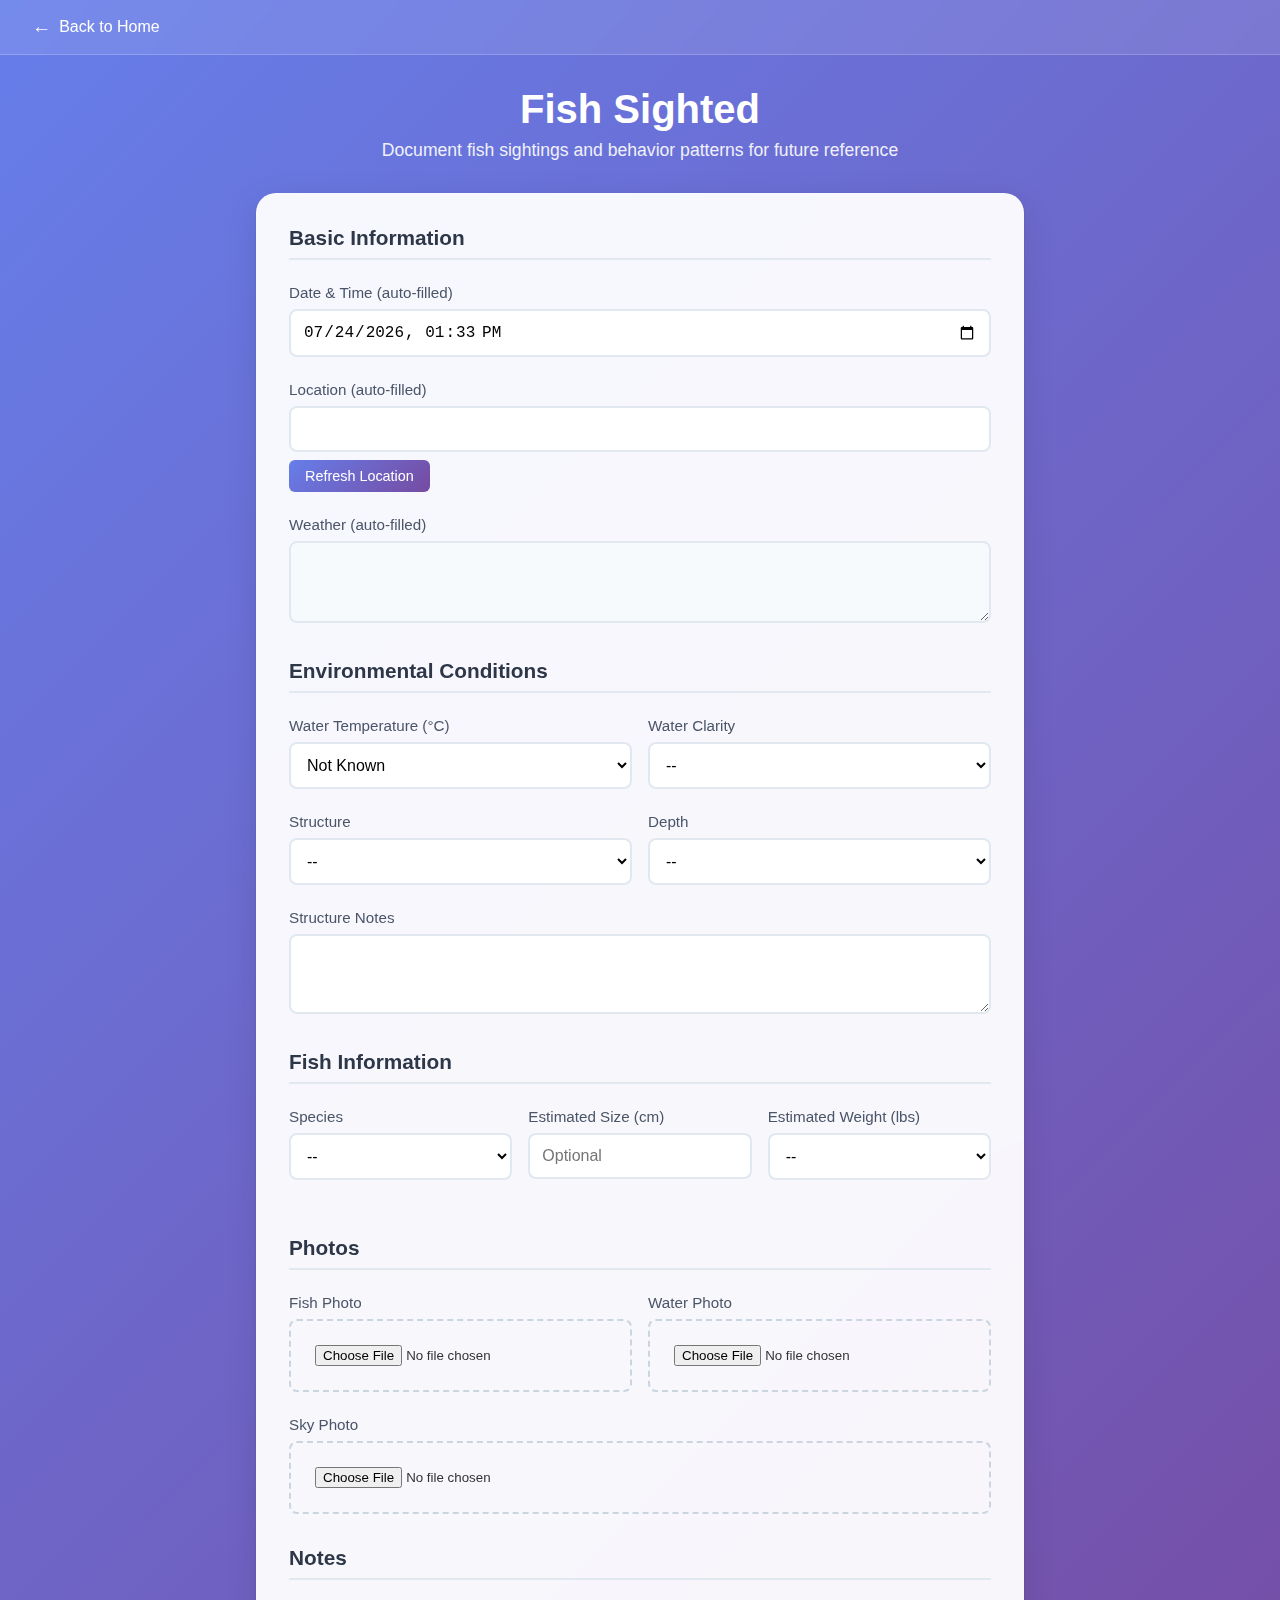
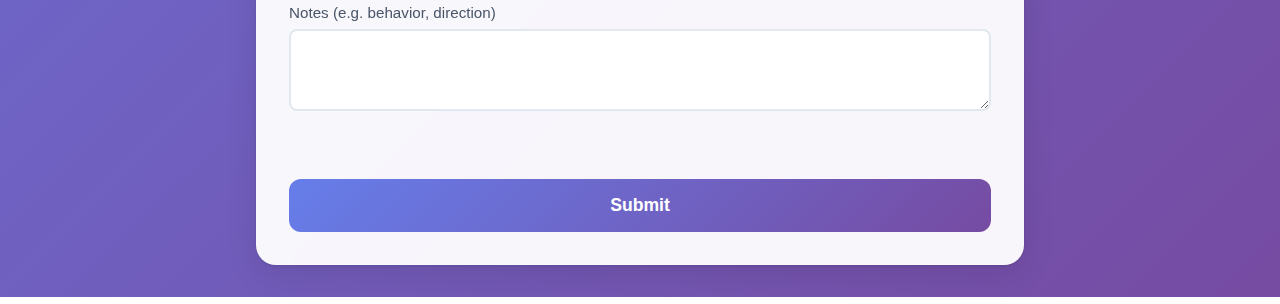
<file: fish-sighted.html>
<!DOCTYPE html>
<html lang="en">
<head>
  <meta charset="UTF-8">
  <meta name="viewport" content="width=device-width, initial-scale=1.0">
  <title>Fish Sighted - FlyLog</title>
  <style>
    * {
      margin: 0;
      padding: 0;
      box-sizing: border-box;
    }

    body {
      font-family: -apple-system, BlinkMacSystemFont, 'Segoe UI', Roboto, Oxygen, Ubuntu, Cantarell, sans-serif;
      background: linear-gradient(135deg, #667eea 0%, #764ba2 100%);
      min-height: 100vh;
      color: #333;
    }

    .header {
      background: rgba(255, 255, 255, 0.1);
      backdrop-filter: blur(10px);
      padding: 1rem 2rem;
      border-bottom: 1px solid rgba(255, 255, 255, 0.2);
    }

    .back-link {
      display: inline-flex;
      align-items: center;
      color: white;
      text-decoration: none;
      font-weight: 500;
      transition: opacity 0.2s;
    }

    .back-link:hover {
      opacity: 0.8;
    }

    .back-link::before {
      content: '←';
      margin-right: 0.5rem;
      font-size: 1.2rem;
    }

    .container {
      max-width: 800px;
      margin: 2rem auto;
      padding: 0 1rem;
    }

    .form-header {
      text-align: center;
      color: white;
      margin-bottom: 2rem;
    }

    .form-header h1 {
      font-size: 2.5rem;
      font-weight: 700;
      margin-bottom: 0.5rem;
    }

    .form-header p {
      font-size: 1.1rem;
      opacity: 0.9;
    }

    /* Session Status Bar */
    .session-status-bar {
      background: rgba(16, 185, 129, 0.95);
      backdrop-filter: blur(10px);
      border-radius: 12px;
      padding: 1rem 1.5rem;
      margin-bottom: 1.5rem;
      border: 1px solid rgba(255, 255, 255, 0.2);
      box-shadow: 0 4px 6px rgba(0, 0, 0, 0.1);
      display: none;
      align-items: center;
      justify-content: space-between;
      color: white;
    }

    .session-status-bar.active {
      display: flex;
    }

    .session-info {
      display: flex;
      align-items: center;
      gap: 1rem;
    }

    .session-indicator {
      width: 12px;
      height: 12px;
      background: #10b981;
      border-radius: 50%;
      animation: pulse 2s infinite;
    }

    @keyframes pulse {
      0%, 100% { opacity: 1; }
      50% { opacity: 0.5; }
    }

    .session-text {
      font-weight: 500;
      font-size: 0.95rem;
    }

    .session-action {
      background: rgba(255, 255, 255, 0.2);
      color: white;
      padding: 0.5rem 1rem;
      border: none;
      border-radius: 6px;
      cursor: pointer;
      font-size: 0.9rem;
      font-weight: 500;
      transition: background 0.2s;
      text-decoration: none;
    }

    .session-action:hover {
      background: rgba(255, 255, 255, 0.3);
    }

    .form-card {
      background: rgba(255, 255, 255, 0.95);
      backdrop-filter: blur(10px);
      border-radius: 20px;
      padding: 2rem;
      box-shadow: 
        0 8px 32px rgba(0, 0, 0, 0.1),
        0 1px 3px rgba(0, 0, 0, 0.1);
      border: 1px solid rgba(255, 255, 255, 0.2);
    }

    .form-section {
      margin-bottom: 2rem;
    }

    .form-section:last-child {
      margin-bottom: 0;
    }

    .section-title {
      font-size: 1.3rem;
      font-weight: 600;
      color: #2d3748;
      margin-bottom: 1.5rem;
      padding-bottom: 0.5rem;
      border-bottom: 2px solid #e2e8f0;
    }

    .form-group {
      margin-bottom: 1.5rem;
    }

    .form-group:last-child {
      margin-bottom: 0;
    }

    label {
      display: block;
      font-weight: 500;
      color: #4a5568;
      margin-bottom: 0.5rem;
      font-size: 0.95rem;
    }

    input[type="datetime-local"],
    input[type="text"],
    input[type="number"],
    select,
    textarea {
      width: 100%;
      padding: 0.75rem;
      border: 2px solid #e2e8f0;
      border-radius: 8px;
      font-size: 1rem;
      transition: border-color 0.2s, box-shadow 0.2s;
      background: white;
    }

    input:focus,
    select:focus,
    textarea:focus {
      outline: none;
      border-color: #667eea;
      box-shadow: 0 0 0 3px rgba(102, 126, 234, 0.1);
    }

    textarea {
      resize: vertical;
      min-height: 80px;
    }

    textarea[readonly] {
      background-color: #f7fafc;
      color: #4a5568;
    }

    .form-row {
      display: grid;
      grid-template-columns: repeat(auto-fit, minmax(200px, 1fr));
      gap: 1rem;
      align-items: start;
    }

    .location-controls {
      display: flex;
      gap: 0.5rem;
      margin-top: 0.5rem;
    }

    .refresh-btn {
      padding: 0.5rem 1rem;
      background: linear-gradient(135deg, #667eea, #764ba2);
      color: white;
      border: none;
      border-radius: 6px;
      cursor: pointer;
      font-size: 0.9rem;
      font-weight: 500;
      transition: transform 0.2s, box-shadow 0.2s;
    }

    .refresh-btn:hover:not(:disabled) {
      transform: translateY(-1px);
      box-shadow: 0 4px 12px rgba(102, 126, 234, 0.3);
    }

    .refresh-btn:disabled {
      opacity: 0.6;
      cursor: not-allowed;
    }

    .upload-area {
      border: 2px dashed #cbd5e0;
      border-radius: 8px;
      padding: 1rem;
      text-align: center;
      transition: border-color 0.2s, background-color 0.2s;
      margin-top: 0.5rem;
    }

    .upload-area:hover {
      border-color: #667eea;
      background-color: #f7fafc;
    }

    .file-input {
      width: 100%;
      padding: 0.5rem;
      border: none;
      background: transparent;
      cursor: pointer;
    }

    .upload-status {
      margin-top: 0.75rem;
      padding: 0.75rem;
      border-radius: 8px;
      font-size: 0.9rem;
      font-weight: 500;
    }

    .upload-success {
      background: linear-gradient(135deg, #f0fff4, #e6fffa);
      color: #38a169;
      border: 1px solid #9ae6b4;
    }

    .upload-error {
      background: linear-gradient(135deg, #fed7d7, #fbb6ce);
      color: #c53030;
      border: 1px solid #f56565;
    }

    .upload-progress {
      background: linear-gradient(135deg, #ebf8ff, #e6fffa);
      color: #3182ce;
      border: 1px solid #90cdf4;
    }

    .image-preview {
      max-width: 200px;
      max-height: 200px;
      margin-top: 0.75rem;
      border-radius: 8px;
      border: 2px solid #e2e8f0;
      box-shadow: 0 4px 6px rgba(0, 0, 0, 0.1);
    }

    .weather-status {
      margin-top: 0.75rem;
      padding: 0.75rem;
      border-radius: 8px;
      font-size: 0.9rem;
      font-weight: 500;
    }

    .weather-loading {
      background: linear-gradient(135deg, #ebf8ff, #e6fffa);
      color: #3182ce;
      border: 1px solid #90cdf4;
    }

    .weather-error {
      background: linear-gradient(135deg, #fed7d7, #fbb6ce);
      color: #c53030;
      border: 1px solid #f56565;
    }

    .submit-btn {
      width: 100%;
      padding: 1rem 2rem;
      background: linear-gradient(135deg, #667eea, #764ba2);
      color: white;
      border: none;
      border-radius: 12px;
      font-size: 1.1rem;
      font-weight: 600;
      cursor: pointer;
      transition: transform 0.2s, box-shadow 0.2s;
      margin-top: 2rem;
    }

    .submit-btn:hover:not(:disabled) {
      transform: translateY(-2px);
      box-shadow: 0 8px 25px rgba(102, 126, 234, 0.3);
    }

    .submit-btn:disabled {
      opacity: 0.6;
      cursor: not-allowed;
    }

    @media (max-width: 768px) {
      .container {
        margin: 1rem auto;
        padding: 0 0.5rem;
      }

      .form-card {
        padding: 1.5rem;
        border-radius: 16px;
      }

      .form-header h1 {
        font-size: 2rem;
      }

      .form-row {
        grid-template-columns: 1fr;
      }

      .session-status-bar {
        flex-direction: column;
        gap: 1rem;
        text-align: center;
      }

      .session-info {
        flex-direction: column;
        gap: 0.5rem;
      }
    }
  </style>
</head>
<body>
  <div class="header">
    <a href="index.html" class="back-link">Back to Home</a>
  </div>

  <div class="container">
    <div class="form-header">
      <h1>Fish Sighted</h1>
      <p>Document fish sightings and behavior patterns for future reference</p>
    </div>

    <!-- Active Session Status Bar -->
    <div id="sessionStatusBar" class="session-status-bar">
      <div class="session-info">
        <div class="session-indicator"></div>
        <div class="session-text">🎣 Part of active fishing session</div>
      </div>
      <a href="fishing-session.html" class="session-action">Manage Session</a>
    </div>

    <div class="form-card">
      <form id="fishSightedForm">

        <!-- Basic Information -->
        <div class="form-section">
          <h3 class="section-title">Basic Information</h3>

          <div class="form-group">
            <label for="sightTime">Date & Time (auto-filled)</label>
            <input type="datetime-local" id="sightTime" name="sightTime">
          </div>

          <div class="form-group">
            <label for="location">Location (auto-filled)</label>
            <input type="text" id="location" name="location">
            <div class="location-controls">
              <button type="button" id="refreshLocation" class="refresh-btn">Refresh Location</button>
            </div>
          </div>

          <div class="form-group">
            <label for="weather">Weather (auto-filled)</label>
            <textarea id="weather" name="weather" rows="3" readonly></textarea>
            <div id="weatherStatus" class="weather-status" style="display: none;"></div>
          </div>
        </div>

        <!-- Environmental Conditions -->
        <div class="form-section">
          <h3 class="section-title">Environmental Conditions</h3>

          <div class="form-row">
            <div class="form-group">
              <label for="waterTemp">Water Temperature (°C)</label>
              <select id="waterTemp" name="waterTemp">
                <option>Not Known</option>
                <script>
                  for (let i = 3; i <= 20; i++) {
                    document.write('<option>' + i + '</option>');
                  }
                </script>
              </select>
            </div>

            <div class="form-group">
              <label for="clarity">Water Clarity</label>
              <select id="clarity" name="clarity">
                <option>--</option>
                <option>Clear</option>
                <option>Semi-murky</option>
                <option>Murky</option>
              </select>
            </div>
          </div>

          <div class="form-row">
            <div class="form-group">
              <label for="structure">Structure</label>
              <select id="structure" name="structure">
                <option>--</option>
                <option>Rocky Outcrop</option>
                <option>Weed Bed</option>
                <option>Drop Off</option>
                <option>Submerged Tree</option>
                <option>Open Water</option>
                <option>Flats</option>
              </select>
            </div>

            <div class="form-group">
              <label for="depth">Depth</label>
              <select id="depth" name="depth">
                <option>--</option>
                <option>Surface (0–0.5 m)</option>
                <option>Shallow (0.5–1.5 m)</option>
                <option>Mid-depth (1.5–3 m)</option>
                <option>Deep (3–5 m)</option>
                <option>Very deep (5+ m)</option>
              </select>
            </div>
          </div>

          <div class="form-group">
            <label for="structureNotes">Structure Notes</label>
            <textarea id="structureNotes" name="structureNotes" rows="2"></textarea>
          </div>
        </div>

        <!-- Fish Information -->
        <div class="form-section">
          <h3 class="section-title">Fish Information</h3>

          <div class="form-row">
            <div class="form-group">
              <label for="species">Species</label>
              <select id="species" name="species">
                <option>--</option>
                <option>Rainbow</option>
                <option>Brown</option>
                <option>Brook</option>
              </select>
            </div>

            <div class="form-group">
              <label for="fishSize">Estimated Size (cm)</label>
              <input type="number" id="fishSize" name="fishSize" min="0" step="1" placeholder="Optional">
            </div>

            <div class="form-group">
              <label for="fishWeight">Estimated Weight (lbs)</label>
              <select id="fishWeight" name="fishWeight">
                <option>--</option>
                <script>
                  for (let w = 0.5; w <= 8.0; w += 0.5) {
                    document.write('<option>' + w.toFixed(1) + '</option>');
                  }
                </script>
              </select>
            </div>
          </div>
        </div>

        <!-- Photos -->
        <div class="form-section">
          <h3 class="section-title">Photos</h3>

          <div class="form-row">
            <div class="form-group">
              <label for="fishPhoto">Fish Photo</label>
              <div class="upload-area">
                <input type="file" id="fishPhoto" name="fishPhoto" accept="image/*" class="file-input">
              </div>
              <div id="fishPhotoStatus" class="upload-status" style="display: none;"></div>
              <img id="fishPhotoPreview" class="image-preview" style="display: none;">
              <input type="hidden" id="fishPhotoUrl" name="fishPhotoUrl">
            </div>

            <div class="form-group">
              <label for="waterPhoto">Water Photo</label>
              <div class="upload-area">
                <input type="file" id="waterPhoto" name="waterPhoto" accept="image/*" class="file-input">
              </div>
              <div id="waterPhotoStatus" class="upload-status" style="display: none;"></div>
              <img id="waterPhotoPreview" class="image-preview" style="display: none;">
              <input type="hidden" id="waterPhotoUrl" name="waterPhotoUrl">
            </div>
          </div>

          <div class="form-group">
            <label for="skyPhoto">Sky Photo</label>
            <div class="upload-area">
              <input type="file" id="skyPhoto" name="skyPhoto" accept="image/*" class="file-input">
            </div>
            <div id="skyPhotoStatus" class="upload-status" style="display: none;"></div>
            <img id="skyPhotoPreview" class="image-preview" style="display: none;">
            <input type="hidden" id="skyPhotoUrl" name="skyPhotoUrl">
          </div>
        </div>

        <!-- Notes -->
        <div class="form-section">
          <h3 class="section-title">Notes</h3>

          <div class="form-group">
            <label for="notes">Notes (e.g. behavior, direction)</label>
            <textarea id="notes" name="notes" rows="3"></textarea>
          </div>
        </div>

        <button type="submit" class="submit-btn">Submit</button>
      </form>
    </div>
  </div>

  <script>
    // Cloudinary configuration
    const CLOUDINARY_CLOUD_NAME = 'dhyvcrpv7';
    const CLOUDINARY_UPLOAD_PRESET = 'fish_photos';

    // Global variables for location and session
    let currentLat = null;
    let currentLon = null;
    let activeSession = null;

    // Function to get wind direction from degrees
    function getWindDirection(degrees) {
      const directions = ['N', 'NNE', 'NE', 'ENE', 'E', 'ESE', 'SE', 'SSE', 'S', 'SSW', 'SW', 'WSW', 'W', 'WNW', 'NW', 'NNW'];
      const index = Math.round(degrees / 22.5) % 16;
      return directions[index];
    }

    // Function to fetch weather data
    async function fetchWeather(lat, lon) {
      const statusElement = document.getElementById('weatherStatus');
      const weatherField = document.getElementById('weather');

      try {
        statusElement.textContent = 'Fetching weather data...';
        statusElement.className = 'weather-status weather-loading';
        statusElement.style.display = 'block';

        const apiKey = '91c11ab966ee99ba82a95bb5a411774a';
        const url = `https://api.openweathermap.org/data/2.5/weather?lat=${lat}&lon=${lon}&appid=${apiKey}&units=metric`;

        const response = await fetch(url);
        if (!response.ok) {
          throw new Error(`Weather API error: ${response.status}`);
        }

        const data = await response.json();

        // Format weather data
        const temperature = Math.round(data.main.temp * 10) / 10;
        const weatherCondition = data.weather[0].description;
        const windSpeed = Math.round(data.wind.speed * 3.6 * 10) / 10;
        const windDir = getWindDirection(data.wind.deg || 0);
        const pressure = data.main.pressure;
        const humidity = data.main.humidity;
        const clouds = data.clouds.all;
        const locationName = `${data.name}, ${data.sys.country}`;
        
        const now = new Date();
        const hour = now.getHours();
        const timeOfDay = (hour >= 6 && hour < 20) ? 'Day' : 'Night';

        const weatherSummary = `Location: ${locationName} | Temperature: ${temperature}°C | Condition: ${weatherCondition} | Wind: ${windSpeed}km/h ${windDir} | Pressure: ${pressure}hPa | Humidity: ${humidity}% | Clouds: ${clouds}% | Time: ${timeOfDay}`;

        weatherField.value = weatherSummary;
        statusElement.style.display = 'none';

      } catch (error) {
        console.error('Weather fetch error:', error);
        statusElement.textContent = `Weather fetch failed: ${error.message}`;
        statusElement.className = 'weather-status weather-error';
        weatherField.value = 'Weather data unavailable';
      }
    }

    // Function to get current location and fetch weather
    function getLocationAndWeather() {
      const locationField = document.getElementById('location');
      const refreshBtn = document.getElementById('refreshLocation');

      if (!navigator.geolocation) {
        alert('Geolocation is not supported by this browser.');
        return;
      }

      refreshBtn.disabled = true;
      refreshBtn.textContent = 'Getting Location...';

      navigator.geolocation.getCurrentPosition(
        function(position) {
          currentLat = position.coords.latitude;
          currentLon = position.coords.longitude;

          const lat = currentLat.toFixed(6);
          const lon = currentLon.toFixed(6);
          locationField.value = `${lat}, ${lon}`;

          // Fetch weather data
          fetchWeather(currentLat, currentLon);

          refreshBtn.disabled = false;
          refreshBtn.textContent = 'Refresh Location';
        },
        function(error) {
          console.error('Geolocation error:', error);
          alert('Unable to get location: ' + error.message);
          refreshBtn.disabled = false;
          refreshBtn.textContent = 'Refresh Location';
        },
        {
          enableHighAccuracy: true,
          timeout: 10000,
          maximumAge: 300000
        }
      );
    }

    // Function to check for active session
    function checkActiveSession() {
      const sessionData = sessionStorage.getItem('activeSession');
      if (sessionData) {
        activeSession = JSON.parse(sessionData);
        
        // Show session status bar
        const sessionBar = document.getElementById('sessionStatusBar');
        sessionBar.classList.add('active');
        
        // Use session location if available
        if (activeSession.location) {
          const coords = activeSession.location.split(', ');
          if (coords.length === 2) {
            currentLat = parseFloat(coords[0]);
            currentLon = parseFloat(coords[1]);
            document.getElementById('location').value = activeSession.location;
            
            // Fetch current weather
            fetchWeather(currentLat, currentLon);
          }
        }
      }
    }

    // Auto-fill datetime and location on page load
    document.addEventListener('DOMContentLoaded', function() {
      const now = new Date();
      const localTime = new Date(now.getTime() - (now.getTimezoneOffset() * 60000));
      const datetime = localTime.toISOString().slice(0, 16);
      document.getElementById('sightTime').value = datetime;

      // Check for active session first
      checkActiveSession();

      // Get location if no active session
      if (!activeSession) {
        getLocationAndWeather();
      }
    });

    // Refresh location button event listener
    document.getElementById('refreshLocation').addEventListener('click', getLocationAndWeather);

    // Function to upload image to Cloudinary
    async function uploadToCloudinary(file, photoType) {
      const formData = new FormData();
      formData.append('file', file);
      formData.append('upload_preset', CLOUDINARY_UPLOAD_PRESET);
      formData.append('folder', 'fish-sightings');
      formData.append('tags', `fish,sighting,${photoType}`);

      const statusElement = document.getElementById(`${photoType}Status`);
      const previewElement = document.getElementById(`${photoType}Preview`);
      const urlElement = document.getElementById(`${photoType}Url`);

      try {
        statusElement.textContent = 'Uploading...';
        statusElement.className = 'upload-status upload-progress';
        statusElement.style.display = 'block';

        const response = await fetch(`https://api.cloudinary.com/v1_1/${CLOUDINARY_CLOUD_NAME}/image/upload`, {
          method: 'POST',
          body: formData
        });

        if (!response.ok) {
          throw new Error(`Upload failed: ${response.status}`);
        }

        const data = await response.json();

        statusElement.textContent = 'Upload successful!';
        statusElement.className = 'upload-status upload-success';

        previewElement.src = data.secure_url;
        previewElement.style.display = 'block';

        urlElement.value = data.secure_url;

        return data.secure_url;
      } catch (error) {
        console.error('Upload error:', error);
        statusElement.textContent = `Upload failed: ${error.message}`;
        statusElement.className = 'upload-status upload-error';
        return null;
      }
    }

    // Add event listeners for file uploads
    const photoTypes = ['fishPhoto', 'waterPhoto', 'skyPhoto'];

    photoTypes.forEach(photoType => {
      const input = document.getElementById(photoType);
      if (input) {
        input.addEventListener('change', function(event) {
          const file = event.target.files[0];
          if (file) {
            if (file.size > 10 * 1024 * 1024) {
              alert('File size must be less than 10MB');
              return;
            }

            if (!file.type.startsWith('image/')) {
              alert('Please select an image file');
              return;
            }

            uploadToCloudinary(file, photoType);
          }
        });
      }
    });

    // Function to submit data to master sheet
    async function submitToMasterSheet(formData) {
      const submitButton = document.querySelector('button[type="submit"]');

      try {
        submitButton.disabled = true;
        submitButton.textContent = 'Submitting...';

        // Get photo URLs from hidden fields
        const fishPhotoUrl = document.getElementById('fishPhotoUrl').value;
        const waterPhotoUrl = document.getElementById('waterPhotoUrl').value;
        const skyPhotoUrl = document.getElementById('skyPhotoUrl').value;

        // Prepare data for master fishinglog sheet
        const sheetData = {
          fishinglog: {
            sessionId: activeSession ? activeSession.sessionId : 'standalone_' + Date.now(),
            timestamp: formData.get('sightTime'),
            actionType: 'fish_sighted',
            location: formData.get('location'),
            weather: formData.get('weather'),
            waterTemp: formData.get('waterTemp'),
            clarity: formData.get('clarity'),
            structure: formData.get('structure'),
            depth: formData.get('depth'),
            species: formData.get('species'),
            fishSize: formData.get('fishSize'),
            fishWeight: formData.get('fishWeight'),
            notes: formData.get('notes'),
            fishPhoto: fishPhotoUrl || '',
            waterPhoto: waterPhotoUrl || '',
            skyPhoto: skyPhotoUrl || ''
          }
        };

        console.log('Submitting fish sighting to master sheet:', sheetData);

        const response = await fetch('https://api.sheety.co/c09e81f7a99e0349fd3a26d43bc158ce/fishingLog/fishinglog', {
          method: 'POST',
          headers: {
            'Content-Type': 'application/json',
          },
          body: JSON.stringify(sheetData)
        });

        if (!response.ok) {
          const errorText = await response.text();
          throw new Error(`Sheetly API error: ${response.status} - ${errorText}`);
        }

        const result = await response.json();
        console.log('Fish sighting saved to master sheet:', result);

        // Success message
        const sessionText = activeSession ? ' and linked to your active fishing session' : '';
        alert(`Fish sighting successfully logged${sessionText}!`);
        
        // Offer to return to session if active
        if (activeSession) {
          if (confirm('Would you like to return to your active fishing session?')) {
            window.location.href = 'fishing-session.html';
          }
        }

      } catch (error) {
        console.error('Submission error:', error);
        alert(`Failed to submit data: ${error.message}`);
      } finally {
        submitButton.disabled = false;
        submitButton.textContent = 'Submit';
      }
    }

    // Form submission handler
    document.getElementById('fishSightedForm').addEventListener('submit', function(event) {
      event.preventDefault();

      const formData = new FormData(this);

      // Submit to master sheet
      submitToMasterSheet(formData);
    });
  </script>
</body>
</html>
</file>
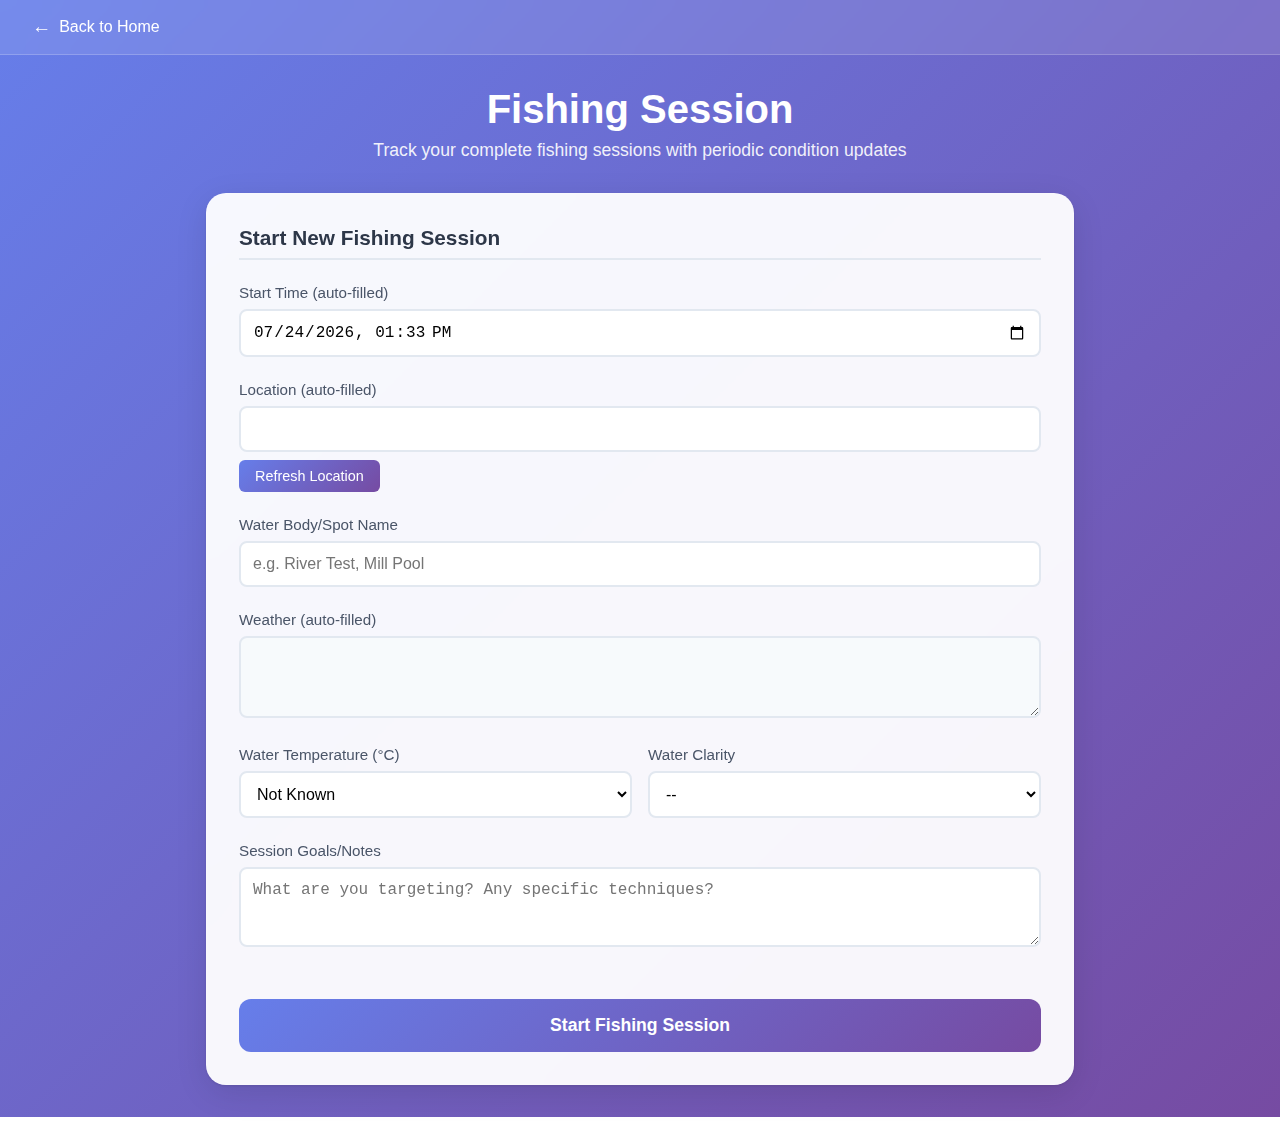
<file: fishing-session.html>
<!DOCTYPE html>
<html lang="en">
<head>
  <meta charset="UTF-8">
  <meta name="viewport" content="width=device-width, initial-scale=1.0">
  <title>Fishing Session - FlyLog</title>
  <style>
    * {
      margin: 0;
      padding: 0;
      box-sizing: border-box;
    }

    body {
      font-family: -apple-system, BlinkMacSystemFont, 'Segoe UI', Roboto, Oxygen, Ubuntu, Cantarell, sans-serif;
      background: linear-gradient(135deg, #667eea 0%, #764ba2 100%);
      min-height: 100vh;
      color: #333;
    }

    .header {
      background: rgba(255, 255, 255, 0.1);
      backdrop-filter: blur(10px);
      padding: 1rem 2rem;
      border-bottom: 1px solid rgba(255, 255, 255, 0.2);
    }

    .back-link {
      display: inline-flex;
      align-items: center;
      color: white;
      text-decoration: none;
      font-weight: 500;
      transition: opacity 0.2s;
    }

    .back-link:hover {
      opacity: 0.8;
    }

    .back-link::before {
      content: '←';
      margin-right: 0.5rem;
      font-size: 1.2rem;
    }

    .container {
      max-width: 900px;
      margin: 2rem auto;
      padding: 0 1rem;
    }

    .form-header {
      text-align: center;
      color: white;
      margin-bottom: 2rem;
    }

    .form-header h1 {
      font-size: 2.5rem;
      font-weight: 700;
      margin-bottom: 0.5rem;
    }

    .form-header p {
      font-size: 1.1rem;
      opacity: 0.9;
    }

    .session-status {
      background: rgba(255, 255, 255, 0.95);
      backdrop-filter: blur(10px);
      border-radius: 12px;
      padding: 1rem 1.5rem;
      margin-bottom: 1.5rem;
      border: 2px solid #4ade80;
      display: none;
    }

    .session-status.active {
      display: block;
    }

    .session-status h3 {
      color: #15803d;
      margin-bottom: 0.5rem;
      font-size: 1.1rem;
    }

    .session-info {
      display: grid;
      grid-template-columns: repeat(auto-fit, minmax(200px, 1fr));
      gap: 1rem;
      font-size: 0.9rem;
      color: #374151;
    }

    .form-card {
      background: rgba(255, 255, 255, 0.95);
      backdrop-filter: blur(10px);
      border-radius: 20px;
      padding: 2rem;
      box-shadow: 
        0 8px 32px rgba(0, 0, 0, 0.1),
        0 1px 3px rgba(0, 0, 0, 0.1);
      border: 1px solid rgba(255, 255, 255, 0.2);
      margin-bottom: 1.5rem;
    }

    .form-section {
      margin-bottom: 2rem;
    }

    .form-section:last-child {
      margin-bottom: 0;
    }

    .section-title {
      font-size: 1.3rem;
      font-weight: 600;
      color: #2d3748;
      margin-bottom: 1.5rem;
      padding-bottom: 0.5rem;
      border-bottom: 2px solid #e2e8f0;
    }

    .form-group {
      margin-bottom: 1.5rem;
    }

    .form-group:last-child {
      margin-bottom: 0;
    }

    label {
      display: block;
      font-weight: 500;
      color: #4a5568;
      margin-bottom: 0.5rem;
      font-size: 0.95rem;
    }

    input[type="datetime-local"],
    input[type="text"],
    select,
    textarea {
      width: 100%;
      padding: 0.75rem;
      border: 2px solid #e2e8f0;
      border-radius: 8px;
      font-size: 1rem;
      transition: border-color 0.2s, box-shadow 0.2s;
      background: white;
    }

    input:focus,
    select:focus,
    textarea:focus {
      outline: none;
      border-color: #667eea;
      box-shadow: 0 0 0 3px rgba(102, 126, 234, 0.1);
    }

    textarea {
      resize: vertical;
      min-height: 80px;
    }

    textarea[readonly] {
      background-color: #f7fafc;
      color: #4a5568;
    }

    .form-row {
      display: grid;
      grid-template-columns: repeat(auto-fit, minmax(200px, 1fr));
      gap: 1rem;
      align-items: start;
    }

    .location-controls {
      display: flex;
      gap: 0.5rem;
      margin-top: 0.5rem;
    }

    .refresh-btn, .action-btn {
      padding: 0.5rem 1rem;
      background: linear-gradient(135deg, #667eea, #764ba2);
      color: white;
      border: none;
      border-radius: 6px;
      cursor: pointer;
      font-size: 0.9rem;
      font-weight: 500;
      transition: transform 0.2s, box-shadow 0.2s;
    }

    .refresh-btn:hover:not(:disabled),
    .action-btn:hover:not(:disabled) {
      transform: translateY(-1px);
      box-shadow: 0 4px 12px rgba(102, 126, 234, 0.3);
    }

    .refresh-btn:disabled,
    .action-btn:disabled {
      opacity: 0.6;
      cursor: not-allowed;
    }

    .weather-status {
      margin-top: 0.75rem;
      padding: 0.75rem;
      border-radius: 8px;
      font-size: 0.9rem;
      font-weight: 500;
    }

    .weather-loading {
      background: linear-gradient(135deg, #ebf8ff, #e6fffa);
      color: #3182ce;
      border: 1px solid #90cdf4;
    }

    .weather-error {
      background: linear-gradient(135deg, #fed7d7, #fbb6ce);
      color: #c53030;
      border: 1px solid #f56565;
    }

    .submit-btn {
      width: 100%;
      padding: 1rem 2rem;
      background: linear-gradient(135deg, #667eea, #764ba2);
      color: white;
      border: none;
      border-radius: 12px;
      font-size: 1.1rem;
      font-weight: 600;
      cursor: pointer;
      transition: transform 0.2s, box-shadow 0.2s;
      margin-top: 1rem;
    }

    .submit-btn:hover:not(:disabled) {
      transform: translateY(-2px);
      box-shadow: 0 8px 25px rgba(102, 126, 234, 0.3);
    }

    .submit-btn:disabled {
      opacity: 0.6;
      cursor: not-allowed;
    }

    .submit-btn.end-session {
      background: linear-gradient(135deg, #dc2626, #991b1b);
    }

    .submit-btn.end-session:hover:not(:disabled) {
      box-shadow: 0 8px 25px rgba(220, 38, 38, 0.3);
    }

    .timeline {
      margin-top: 1.5rem;
    }

    .timeline-item {
      background: white;
      border-radius: 8px;
      padding: 1rem;
      margin-bottom: 1rem;
      border-left: 4px solid #667eea;
      box-shadow: 0 2px 4px rgba(0, 0, 0, 0.1);
    }

    .timeline-item.catch {
      border-left-color: #10b981;
    }

    .timeline-time {
      font-weight: 600;
      color: #667eea;
      margin-bottom: 0.5rem;
    }

    .timeline-content {
      color: #374151;
      font-size: 0.9rem;
    }

    .no-session {
      display: block;
    }

    .has-session {
      display: none;
    }

    .session-active .no-session {
      display: none;
    }

    .session-active .has-session {
      display: block;
    }

    @media (max-width: 768px) {
      .container {
        margin: 1rem auto;
        padding: 0 0.5rem;
      }

      .form-card {
        padding: 1.5rem;
        border-radius: 16px;
      }

      .form-header h1 {
        font-size: 2rem;
      }

      .form-row {
        grid-template-columns: 1fr;
      }

      .session-info {
        grid-template-columns: 1fr;
      }
    }
  </style>
</head>
<body>
  <div class="header">
    <a href="index.html" class="back-link">Back to Home</a>
  </div>

  <div class="container">
    <div class="form-header">
      <h1>Fishing Session</h1>
      <p>Track your complete fishing sessions with periodic condition updates</p>
    </div>

    <!-- Session Status (shown when active) -->
    <div id="sessionStatus" class="session-status">
      <h3>🎣 Active Fishing Session</h3>
      <div class="session-info">
        <div><strong>Started:</strong> <span id="sessionStartTime"></span></div>
        <div><strong>Duration:</strong> <span id="sessionDuration"></span></div>
        <div><strong>Location:</strong> <span id="sessionLocation"></span></div>
        <div><strong>Updates:</strong> <span id="sessionUpdateCount">0</span></div>
      </div>
    </div>

    <!-- Start New Session Form -->
    <div class="form-card no-session">
      <form id="startSessionForm">
        <div class="form-section">
          <h3 class="section-title">Start New Fishing Session</h3>

          <div class="form-group">
            <label for="startTime">Start Time (auto-filled)</label>
            <input type="datetime-local" id="startTime" name="startTime">
          </div>

          <div class="form-group">
            <label for="location">Location (auto-filled)</label>
            <input type="text" id="location" name="location">
            <div class="location-controls">
              <button type="button" id="refreshLocation" class="refresh-btn">Refresh Location</button>
            </div>
          </div>

          <div class="form-group">
            <label for="waterBody">Water Body/Spot Name</label>
            <input type="text" id="waterBody" name="waterBody" placeholder="e.g. River Test, Mill Pool">
          </div>

          <div class="form-group">
            <label for="weather">Weather (auto-filled)</label>
            <textarea id="weather" name="weather" rows="3" readonly></textarea>
            <div id="weatherStatus" class="weather-status" style="display: none;"></div>
          </div>

          <div class="form-row">
            <div class="form-group">
              <label for="waterTemp">Water Temperature (°C)</label>
              <select id="waterTemp" name="waterTemp">
                <option>Not Known</option>
                <script>
                  for (let i = 3; i <= 20; i++) {
                    document.write('<option>' + i + '</option>');
                  }
                </script>
              </select>
            </div>

            <div class="form-group">
              <label for="clarity">Water Clarity</label>
              <select id="clarity" name="clarity">
                <option>--</option>
                <option>Clear</option>
                <option>Semi-murky</option>
                <option>Murky</option>
              </select>
            </div>
          </div>

          <div class="form-group">
            <label for="startNotes">Session Goals/Notes</label>
            <textarea id="startNotes" name="startNotes" rows="2" placeholder="What are you targeting? Any specific techniques?"></textarea>
          </div>
        </div>

        <button type="submit" class="submit-btn">Start Fishing Session</button>
      </form>
    </div>

    <!-- Active Session Management -->
    <div class="has-session">
      <!-- Session Timeline -->
      <div class="form-card">
        <div class="form-section">
          <h3 class="section-title">Session Timeline</h3>
          <div id="sessionTimeline" class="timeline">
            <!-- Timeline items will be added here -->
          </div>
        </div>
      </div>

      <!-- Add Update Form -->
      <div class="form-card">
        <form id="addUpdateForm">
          <div class="form-section">
            <h3 class="section-title">Add Session Update</h3>

            <div class="form-group">
              <label for="updateTime">Update Time (auto-filled)</label>
              <input type="datetime-local" id="updateTime" name="updateTime">
            </div>

            <div class="form-group">
              <label for="updateWeather">Weather (auto-filled)</label>
              <textarea id="updateWeather" name="updateWeather" rows="3" readonly></textarea>
              <div class="location-controls">
                <button type="button" id="refreshWeather" class="refresh-btn">Refresh Weather</button>
              </div>
              <div id="updateWeatherStatus" class="weather-status" style="display: none;"></div>
            </div>

            <div class="form-row">
              <div class="form-group">
                <label for="updateWaterTemp">Water Temperature (°C)</label>
                <select id="updateWaterTemp" name="updateWaterTemp">
                  <option>Not Known</option>
                  <script>
                    for (let i = 3; i <= 20; i++) {
                      document.write('<option>' + i + '</option>');
                    }
                  </script>
                </select>
              </div>

              <div class="form-group">
                <label for="updateClarity">Water Clarity</label>
                <select id="updateClarity" name="updateClarity">
                  <option>--</option>
                  <option>Clear</option>
                  <option>Semi-murky</option>
                  <option>Murky</option>
                </select>
              </div>
            </div>

            <div class="form-row">
              <div class="form-group">
                <label for="fishActivity">Fish Activity Observed</label>
                <select id="fishActivity" name="fishActivity">
                  <option>--</option>
                  <option>No activity</option>
                  <option>Occasional rise</option>
                  <option>Steady feeding</option>
                  <option>Heavy feeding</option>
                  <option>Jumping/splashing</option>
                  <option>Following lures</option>
                </select>
              </div>

              <div class="form-group">
                <label for="insectActivity">Insect Activity</label>
                <select id="insectActivity" name="insectActivity">
                  <option>--</option>
                  <option>None visible</option>
                  <option>Light activity</option>
                  <option>Moderate hatch</option>
                  <option>Heavy hatch</option>
                  <option>Spinner fall</option>
                </select>
              </div>
            </div>

            <div class="form-row">
              <div class="form-group">
                <label for="fliesTried">Flies Tried</label>
                <select id="fliesTried" name="fliesTried">
                  <option>--</option>
                  <option>-- MAYFLIES --</option>
                  <option>Adams Dry</option>
                  <option>French Partridge Mayfly</option>
                  <option>Hare's Ear Nymph</option>
                  <option>Guide's Choice Hare's Ear Nymph</option>
                  <option>Pheasant Tail Nymph</option>
                  <option>Pheasant Tail Weighted Nymph</option>
                  <option>-- MIDGES --</option>
                  <option>Cheeked Buzzer</option>
                  <option>Disco Midge</option>
                  <option>Guide's Essential Midge</option>
                  <option>Midge</option>
                  <option>Midge Ball</option>
                  <option>Midge Lava Pupa Buzzer</option>
                  <option>Midge Pupa Buzzer</option>
                  <option>Ms. Redhead Midge</option>
                  <option>Suspender Pupa</option>
                  <option>Zebra Midge</option>
                  <option>-- CADDIS --</option>
                  <option>Elk Hair Caddis</option>
                  <option>Jindabyne Cased Caddis</option>
                  <option>Penstock Stick Caddis</option>
                  <option>Stick Caddis Weighted</option>
                  <option>-- STREAMERS --</option>
                  <option>Bullhead Galaxia Baitfish</option>
                  <option>Flash Rib Wooly Bugger</option>
                  <option>Woolly Bugger</option>
                  <option>-- SCUDS/SHRIMP --</option>
                  <option>Scud</option>
                  <option>-- YABBIES/CRAYFISH --</option>
                  <option>Yabbie</option>
                  <option>-- SNAILS --</option>
                  <option>Bead Head Snail Fly</option>
                  <option>-- TERRESTRIALS --</option>
                  <option>San Juan Worm</option>
                  <option>-- ATTRACTORS/OTHERS --</option>
                  <option>Copper John</option>
                  <option>Diawl Bach J/C Nymph</option>
                  <option>Diawl Bach Natural Nymph</option>
                  <option>Diawl Bach Quill</option>
                  <option>Holo Diawl Bach Nymph</option>
                  <option>Zulu Tag Spider</option>
                </select>
              </div>

              <div class="form-group">
                <label for="techniquesTried">Techniques/Methods</label>
                <select id="techniquesTried" name="techniquesTried">
                  <option>--</option>
                  <option>Dry fly fishing</option>
                  <option>Nymph fishing</option>
                  <option>Wet fly fishing</option>
                  <option>Streamer fishing</option>
                  <option>Euro nymphing</option>
                  <option>Upstream dry</option>
                  <option>Downstream wet</option>
                  <option>Czech nymphing</option>
                  <option>Indicator nymphing</option>
                  <option>Sight fishing</option>
                  <option>Blind casting</option>
                  <option>Swinging flies</option>
                  <option>Static nymphs</option>
                  <option>Moving nymphs</option>
                  <option>Surface film</option>
                </select>
              </div>
            </div>

            <div class="form-group">
              <label for="updateNotes">Notes</label>
              <textarea id="updateNotes" name="updateNotes" rows="2" placeholder="Any observations, changes, or thoughts?"></textarea>
            </div>
          </div>

          <button type="submit" class="submit-btn">Add Update</button>
        </form>
      </div>

      <!-- End Session Form -->
      <div class="form-card">
        <div class="form-section">
          <h3 class="section-title">End Fishing Session</h3>
          <p style="margin-bottom: 1rem; color: #6b7280;">Complete your session and save all logged data.</p>
          
          <div class="form-group">
            <label for="sessionSummary">Session Summary</label>
            <textarea id="sessionSummary" name="sessionSummary" rows="3" placeholder="How did the session go? Key learnings?"></textarea>
          </div>

          <button type="button" id="endSessionBtn" class="submit-btn end-session">End Fishing Session</button>
        </div>
      </div>
    </div>
  </div>

  <script>
    // Global variables
    let currentLat = null;
    let currentLon = null;
    let activeSession = null;
    let sessionStartTime = null;
    let sessionDurationInterval = null;

    // Function to get wind direction from degrees
    function getWindDirection(degrees) {
      const directions = ['N', 'NNE', 'NE', 'ENE', 'E', 'ESE', 'SE', 'SSE', 'S', 'SSW', 'SW', 'WSW', 'W', 'WNW', 'NW', 'NNW'];
      const index = Math.round(degrees / 22.5) % 16;
      return directions[index];
    }

    // Function to fetch weather data
    async function fetchWeather(lat, lon, targetField = 'weather', statusField = 'weatherStatus') {
      const statusElement = document.getElementById(statusField);
      const weatherField = document.getElementById(targetField);

      try {
        if (statusElement) {
          statusElement.textContent = 'Fetching weather data...';
          statusElement.className = 'weather-status weather-loading';
          statusElement.style.display = 'block';
        }

        const apiKey = '91c11ab966ee99ba82a95bb5a411774a';
        const url = `https://api.openweathermap.org/data/2.5/weather?lat=${lat}&lon=${lon}&appid=${apiKey}&units=metric`;

        const response = await fetch(url);
        if (!response.ok) {
          throw new Error(`Weather API error: ${response.status}`);
        }

        const data = await response.json();

        // Format weather data
        const temperature = Math.round(data.main.temp * 10) / 10;
        const weatherCondition = data.weather[0].description;
        const windSpeed = Math.round(data.wind.speed * 3.6 * 10) / 10;
        const windDir = getWindDirection(data.wind.deg || 0);
        const pressure = data.main.pressure;
        const humidity = data.main.humidity;
        const clouds = data.clouds.all;
        const locationName = `${data.name}, ${data.sys.country}`;
        
        const now = new Date();
        const hour = now.getHours();
        const timeOfDay = (hour >= 6 && hour < 20) ? 'Day' : 'Night';

        const weatherSummary = `Location: ${locationName} | Temperature: ${temperature}°C | Condition: ${weatherCondition} | Wind: ${windSpeed}km/h ${windDir} | Pressure: ${pressure}hPa | Humidity: ${humidity}% | Clouds: ${clouds}% | Time: ${timeOfDay}`;

        weatherField.value = weatherSummary;
        if (statusElement) {
          statusElement.style.display = 'none';
        }

      } catch (error) {
        console.error('Weather fetch error:', error);
        if (statusElement) {
          statusElement.textContent = `Weather fetch failed: ${error.message}`;
          statusElement.className = 'weather-status weather-error';
        }
        weatherField.value = 'Weather data unavailable';
      }
    }

    // Function to get current location and fetch weather
    function getLocationAndWeather() {
      const locationField = document.getElementById('location');
      const refreshBtn = document.getElementById('refreshLocation');

      if (!navigator.geolocation) {
        alert('Geolocation is not supported by this browser.');
        return;
      }

      refreshBtn.disabled = true;
      refreshBtn.textContent = 'Getting Location...';

      navigator.geolocation.getCurrentPosition(
        function(position) {
          currentLat = position.coords.latitude;
          currentLon = position.coords.longitude;

          const lat = currentLat.toFixed(6);
          const lon = currentLon.toFixed(6);
          locationField.value = `${lat}, ${lon}`;

          // Fetch weather data
          fetchWeather(currentLat, currentLon);

          refreshBtn.disabled = false;
          refreshBtn.textContent = 'Refresh Location';
        },
        function(error) {
          console.error('Geolocation error:', error);
          alert('Unable to get location: ' + error.message);
          refreshBtn.disabled = false;
          refreshBtn.textContent = 'Refresh Location';
        },
        {
          enableHighAccuracy: true,
          timeout: 10000,
          maximumAge: 300000
        }
      );
    }

    // Function to generate session ID
    function generateSessionId() {
      return 'session_' + Date.now();
    }

    // Function to update session duration
    function updateSessionDuration() {
      if (sessionStartTime) {
        const now = new Date();
        const diff = now - sessionStartTime;
        const hours = Math.floor(diff / (1000 * 60 * 60));
        const minutes = Math.floor((diff % (1000 * 60 * 60)) / (1000 * 60));
        document.getElementById('sessionDuration').textContent = `${hours}h ${minutes}m`;
      }
    }

    // Function to check for active session
    function checkActiveSession() {
      const sessionData = sessionStorage.getItem('activeSession');
      if (sessionData) {
        activeSession = JSON.parse(sessionData);
        sessionStartTime = new Date(activeSession.startTime);
        
        // Update UI to show active session
        document.body.classList.add('session-active');
        
        // Update session status
        document.getElementById('sessionStartTime').textContent = new Date(activeSession.startTime).toLocaleString();
        document.getElementById('sessionLocation').textContent = activeSession.waterBody || activeSession.location;
        
        // Start duration counter
        updateSessionDuration();
        sessionDurationInterval = setInterval(updateSessionDuration, 1000);
        
        // Load session timeline
        loadSessionTimeline();
        
        // Set current location for updates
        const coords = activeSession.location.split(', ');
        if (coords.length === 2) {
          currentLat = parseFloat(coords[0]);
          currentLon = parseFloat(coords[1]);
        }
      }
    }

    // Function to load session timeline
    function loadSessionTimeline() {
      // This would typically load from your database
      // For now, we'll just show the session start
      const timeline = document.getElementById('sessionTimeline');
      timeline.innerHTML = `
        <div class="timeline-item">
          <div class="timeline-time">Session Started - ${new Date(activeSession.startTime).toLocaleTimeString()}</div>
          <div class="timeline-content">
            <strong>Location:</strong> ${activeSession.waterBody || 'Unknown'}<br>
            <strong>Initial conditions:</strong> ${activeSession.weather}<br>
            <strong>Goals:</strong> ${activeSession.startNotes || 'None specified'}
          </div>
        </div>
      `;
    }

    // Function to add timeline item
    function addTimelineItem(type, time, content) {
      const timeline = document.getElementById('sessionTimeline');
      const item = document.createElement('div');
      item.className = `timeline-item ${type}`;
      item.innerHTML = `
        <div class="timeline-time">${type === 'catch' ? '🐟 Fish Caught' : '📝 Update'} - ${time}</div>
        <div class="timeline-content">${content}</div>
      `;
      timeline.appendChild(item);
    }

    // Initialize page
    document.addEventListener('DOMContentLoaded', function() {
      // Set current time
      const now = new Date();
      const localTime = new Date(now.getTime() - (now.getTimezoneOffset() * 60000));
      const datetime = localTime.toISOString().slice(0, 16);
      document.getElementById('startTime').value = datetime;
      document.getElementById('updateTime').value = datetime;

      // Check for active session
      checkActiveSession();

      // Get initial location if no active session
      if (!activeSession) {
        getLocationAndWeather();
      }
    });

    // Event listeners
    document.getElementById('refreshLocation').addEventListener('click', getLocationAndWeather);

    document.getElementById('refreshWeather').addEventListener('click', function() {
      if (currentLat && currentLon) {
        fetchWeather(currentLat, currentLon, 'updateWeather', 'updateWeatherStatus');
      }
    });

    // Start session form
    document.getElementById('startSessionForm').addEventListener('submit', function(event) {
      event.preventDefault();
      
      const formData = new FormData(this);
      const sessionId = generateSessionId();
      
      const sessionData = {
        sessionId: sessionId,
        startTime: formData.get('startTime'),
        location: formData.get('location'),
        waterBody: formData.get('waterBody'),
        weather: formData.get('weather'),
        waterTemp: formData.get('waterTemp'),
        clarity: formData.get('clarity'),
        startNotes: formData.get('startNotes')
      };

      // Store active session in browser
      sessionStorage.setItem('activeSession', JSON.stringify(sessionData));
      
      // Submit to Google Sheets via Sheetly
      submitSessionStart(sessionData);
    });

    // Function to submit session start to master sheet
    async function submitSessionStart(sessionData) {
      const submitButton = document.querySelector('#startSessionForm button[type="submit"]');
      
      try {
        submitButton.disabled = true;
        submitButton.textContent = 'Starting Session...';

        // Prepare data for master fishinglog sheet
        const sheetData = {
          fishinglog: {
            sessionId: sessionData.sessionId,
            timestamp: sessionData.startTime,
            actionType: 'session_start',
            location: sessionData.location,
            weather: sessionData.weather,
            waterTemp: sessionData.waterTemp,
            clarity: sessionData.clarity,
            structure: sessionData.waterBody,
            startNotes: sessionData.startNotes,
            notes: `Session started at ${sessionData.waterBody || 'Unknown location'}`
          }
        };

        console.log('Submitting session start to master sheet:', sheetData);

        const response = await fetch('https://api.sheety.co/c09e81f7a99e0349fd3a26d43bc158ce/fishingLog/fishinglog', {
          method: 'POST',
          headers: {
            'Content-Type': 'application/json',
          },
          body: JSON.stringify(sheetData)
        });

        if (!response.ok) {
          const errorText = await response.text();
          throw new Error(`Sheetly API error: ${response.status} - ${errorText}`);
        }

        const result = await response.json();
        console.log('Session start saved to master sheet:', result);
        
        alert('Fishing session started and saved to Google Sheets!');
        
        // Reload to show active session
        window.location.reload();

      } catch (error) {
        console.error('Session start submission error:', error);
        alert(`Failed to start session: ${error.message}`);
        
        submitButton.disabled = false;
        submitButton.textContent = 'Start Fishing Session';
      }
    }

    // Add update form
    document.getElementById('addUpdateForm').addEventListener('submit', function(event) {
      event.preventDefault();
      
      const formData = new FormData(this);
      const updateTime = new Date(formData.get('updateTime')).toLocaleTimeString();
      
      const updateData = {
        sessionId: activeSession.sessionId,
        updateTime: formData.get('updateTime'),
        weather: formData.get('updateWeather'),
        waterTemp: formData.get('updateWaterTemp'),
        clarity: formData.get('updateClarity'),
        fishActivity: formData.get('fishActivity'),
        insectActivity: formData.get('insectActivity'),
        fliesTried: formData.get('fliesTried'),
        techniquesTried: formData.get('techniquesTried'),
        notes: formData.get('updateNotes')
      };

      // Submit to Google Sheets
      submitSessionUpdate(updateData, updateTime);
    });

    // Function to submit session update to master sheet
    async function submitSessionUpdate(updateData, displayTime) {
      const submitButton = document.querySelector('#addUpdateForm button[type="submit"]');
      
      try {
        submitButton.disabled = true;
        submitButton.textContent = 'Saving Update...';

        // Prepare data for master fishinglog sheet
        const sheetData = {
          fishinglog: {
            sessionId: updateData.sessionId,
            timestamp: updateData.updateTime,
            actionType: 'session_update',
            location: activeSession.location,
            weather: updateData.weather,
            waterTemp: updateData.waterTemp,
            clarity: updateData.clarity,
            fishActivity: updateData.fishActivity,
            insectActivity: updateData.insectActivity,
            fliesTried: updateData.fliesTried,
            techniquesTried: updateData.techniquesTried,
            notes: updateData.notes
          }
        };

        console.log('Submitting session update to master sheet:', sheetData);

        const response = await fetch('https://api.sheety.co/c09e81f7a99e0349fd3a26d43bc158ce/fishingLog/fishinglog', {
          method: 'POST',
          headers: {
            'Content-Type': 'application/json',
          },
          body: JSON.stringify(sheetData)
        });

        if (!response.ok) {
          const errorText = await response.text();
          throw new Error(`Sheetly API error: ${response.status} - ${errorText}`);
        }

        const result = await response.json();
        console.log('Session update saved to master sheet:', result);

        // Add to timeline
        const content = `
          <strong>Conditions:</strong> ${updateData.weather}<br>
          <strong>Fish Activity:</strong> ${updateData.fishActivity}<br>
          <strong>Flies Tried:</strong> ${updateData.fliesTried}<br>
          <strong>Techniques:</strong> ${updateData.techniquesTried}<br>
          <strong>Notes:</strong> ${updateData.notes}
        `;
        addTimelineItem('update', displayTime, content);

        // Update session counter
        const currentCount = parseInt(document.getElementById('sessionUpdateCount').textContent);
        document.getElementById('sessionUpdateCount').textContent = currentCount + 1;

        // Clear form
        document.getElementById('addUpdateForm').reset();
        const now = new Date();
        const localTime = new Date(now.getTime() - (now.getTimezoneOffset() * 60000));
        document.getElementById('updateTime').value = localTime.toISOString().slice(0, 16);
        
        alert('Session update logged and saved to Google Sheets!');

      } catch (error) {
        console.error('Session update submission error:', error);
        alert(`Failed to save update: ${error.message}`);
      } finally {
        submitButton.disabled = false;
        submitButton.textContent = 'Add Update';
      }
    }

    // End session
    document.getElementById('endSessionBtn').addEventListener('click', function() {
      if (confirm('Are you sure you want to end this fishing session?')) {
        const summary = document.getElementById('sessionSummary').value;
        
        const endData = {
          sessionId: activeSession.sessionId,
          endTime: new Date().toISOString(),
          sessionSummary: summary
        };

        // Submit session end to Google Sheets
        submitSessionEnd(endData);
      }
    });

    // Function to submit session end to master sheet
    async function submitSessionEnd(endData) {
      const endButton = document.getElementById('endSessionBtn');
      
      try {
        endButton.disabled = true;
        endButton.textContent = 'Ending Session...';

        // Prepare data for master fishinglog sheet
        const sheetData = {
          fishinglog: {
            sessionId: endData.sessionId,
            timestamp: endData.endTime,
            actionType: 'session_end',
            location: activeSession.location,
            weather: '', // Could fetch current weather if needed
            sessionSummary: endData.sessionSummary,
            notes: `Session ended. Summary: ${endData.sessionSummary || 'No summary provided'}`
          }
        };

        console.log('Submitting session end to master sheet:', sheetData);

        const response = await fetch('https://api.sheety.co/c09e81f7a99e0349fd3a26d43bc158ce/fishingLog/fishinglog', {
          method: 'POST',
          headers: {
            'Content-Type': 'application/json',
          },
          body: JSON.stringify(sheetData)
        });

        if (!response.ok) {
          const errorText = await response.text();
          throw new Error(`Sheetly API error: ${response.status} - ${errorText}`);
        }

        const result = await response.json();
        console.log('Session end saved to master sheet:', result);

        // Clear active session
        sessionStorage.removeItem('activeSession');
        
        // Stop duration counter
        if (sessionDurationInterval) {
          clearInterval(sessionDurationInterval);
        }

        alert('Fishing session ended and saved to Google Sheets!');
        
        // Reload page
        window.location.reload();

      } catch (error) {
        console.error('Session end error:', error);
        alert(`Failed to end session: ${error.message}`);
        
        endButton.disabled = false;
        endButton.textContent = 'End Fishing Session';
      }
    }
  </script>
</body>
</html>
</file>
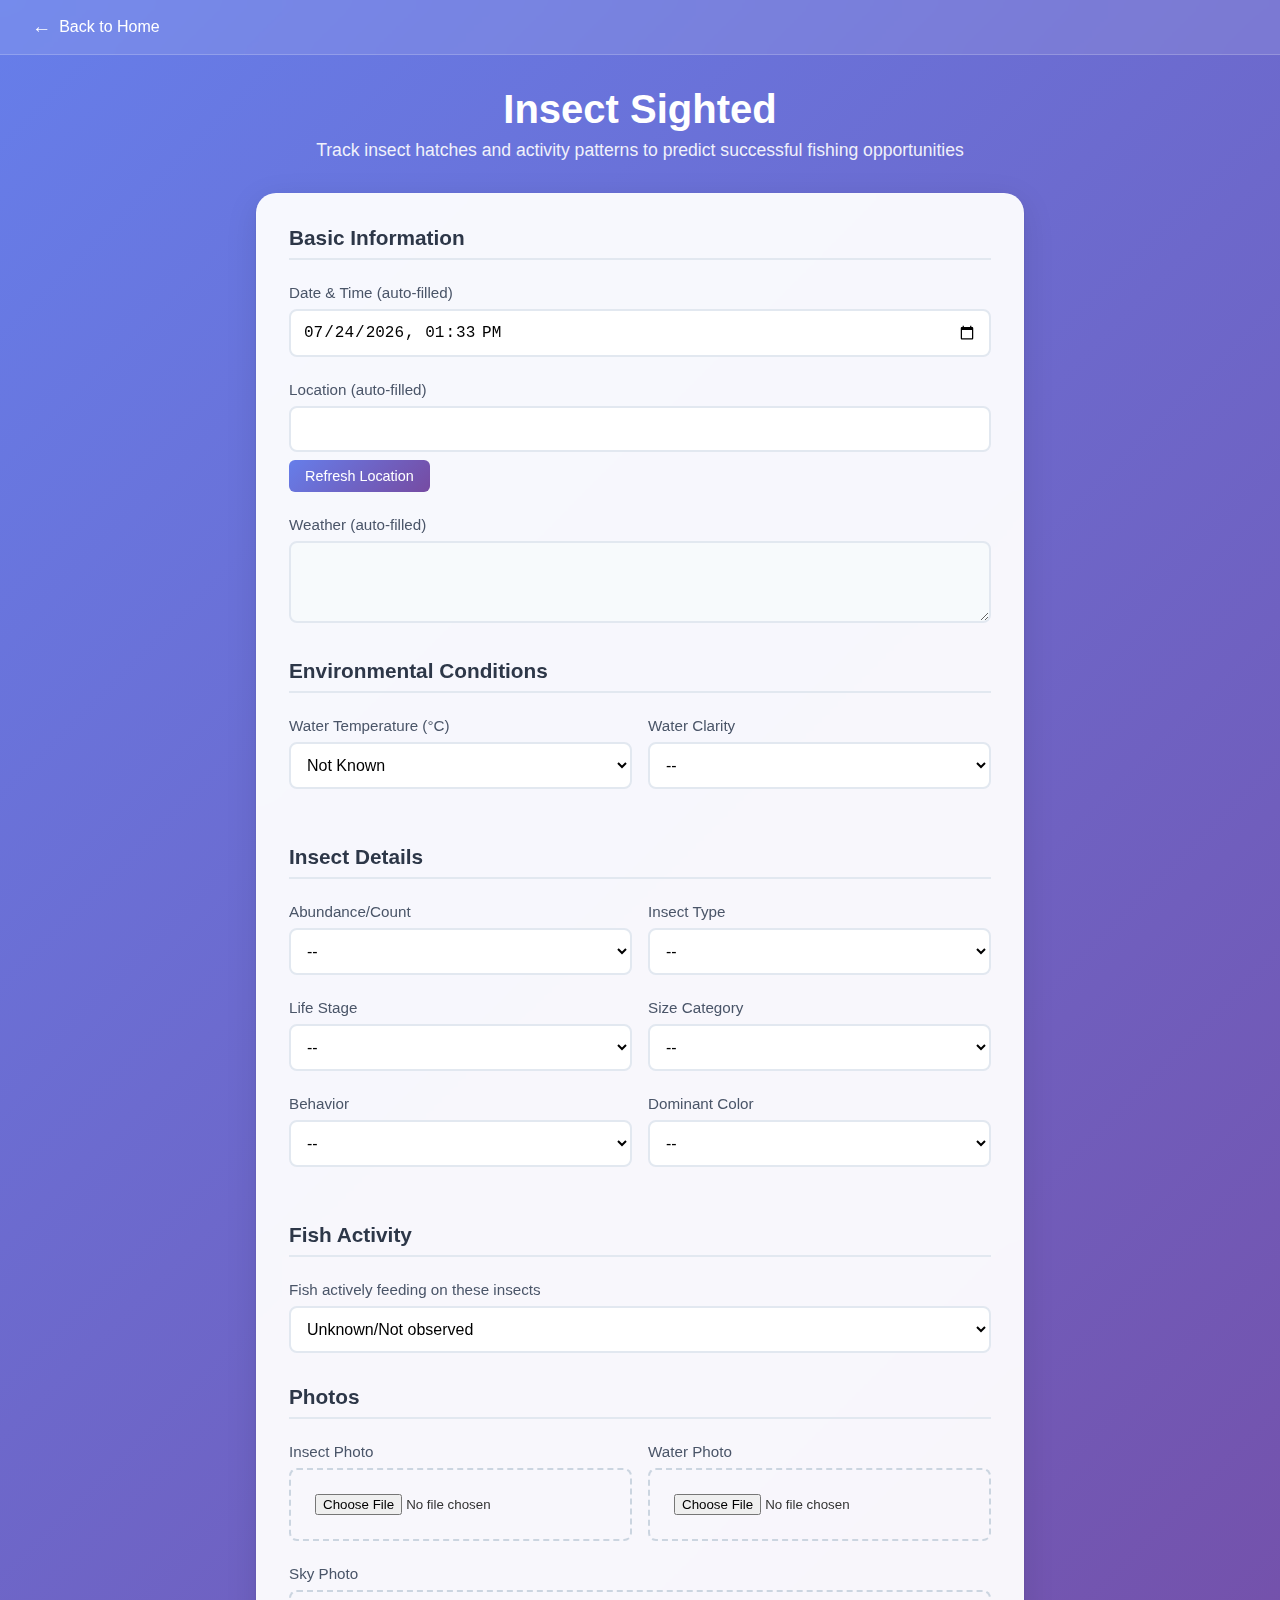
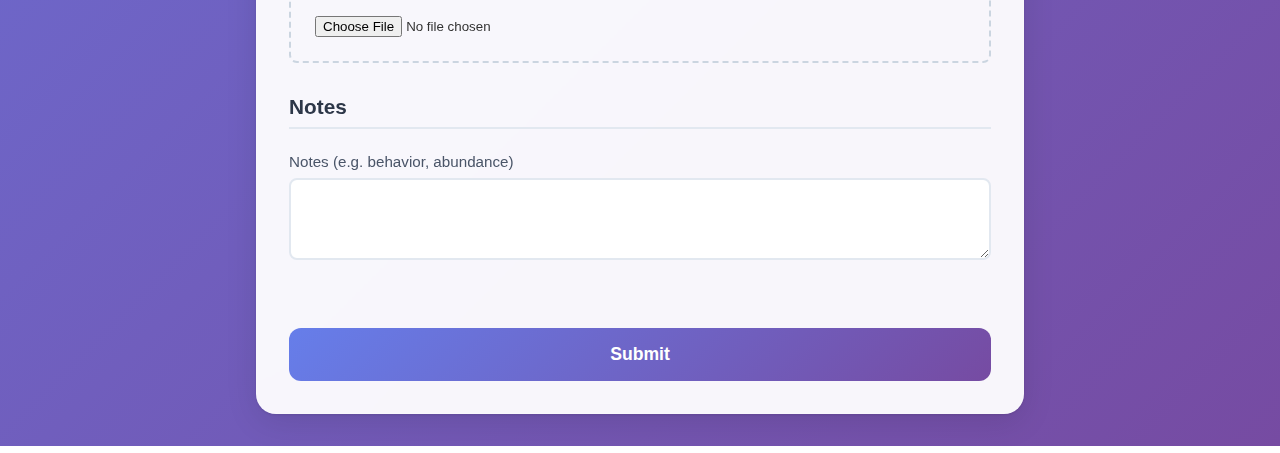
<file: insect-sighted.html>
<!DOCTYPE html>
<html lang="en">
<head>
  <meta charset="UTF-8">
  <meta name="viewport" content="width=device-width, initial-scale=1.0">
  <title>Insect Sighted - FlyLog</title>
  <style>
    * {
      margin: 0;
      padding: 0;
      box-sizing: border-box;
    }

    body {
      font-family: -apple-system, BlinkMacSystemFont, 'Segoe UI', Roboto, Oxygen, Ubuntu, Cantarell, sans-serif;
      background: linear-gradient(135deg, #667eea 0%, #764ba2 100%);
      min-height: 100vh;
      color: #333;
    }

    .header {
      background: rgba(255, 255, 255, 0.1);
      backdrop-filter: blur(10px);
      padding: 1rem 2rem;
      border-bottom: 1px solid rgba(255, 255, 255, 0.2);
    }

    .back-link {
      display: inline-flex;
      align-items: center;
      color: white;
      text-decoration: none;
      font-weight: 500;
      transition: opacity 0.2s;
    }

    .back-link:hover {
      opacity: 0.8;
    }

    .back-link::before {
      content: '←';
      margin-right: 0.5rem;
      font-size: 1.2rem;
    }

    .container {
      max-width: 800px;
      margin: 2rem auto;
      padding: 0 1rem;
    }

    .form-header {
      text-align: center;
      color: white;
      margin-bottom: 2rem;
    }

    .form-header h1 {
      font-size: 2.5rem;
      font-weight: 700;
      margin-bottom: 0.5rem;
    }

    .form-header p {
      font-size: 1.1rem;
      opacity: 0.9;
    }

    .form-card {
      background: rgba(255, 255, 255, 0.95);
      backdrop-filter: blur(10px);
      border-radius: 20px;
      padding: 2rem;
      box-shadow: 
        0 8px 32px rgba(0, 0, 0, 0.1),
        0 1px 3px rgba(0, 0, 0, 0.1);
      border: 1px solid rgba(255, 255, 255, 0.2);
    }

    .form-section {
      margin-bottom: 2rem;
    }

    .form-section:last-child {
      margin-bottom: 0;
    }

    .section-title {
      font-size: 1.3rem;
      font-weight: 600;
      color: #2d3748;
      margin-bottom: 1.5rem;
      padding-bottom: 0.5rem;
      border-bottom: 2px solid #e2e8f0;
    }

    .form-group {
      margin-bottom: 1.5rem;
    }

    .form-group:last-child {
      margin-bottom: 0;
    }

    label {
      display: block;
      font-weight: 500;
      color: #4a5568;
      margin-bottom: 0.5rem;
      font-size: 0.95rem;
    }

    input[type="datetime-local"],
    input[type="text"],
    select,
    textarea {
      width: 100%;
      padding: 0.75rem;
      border: 2px solid #e2e8f0;
      border-radius: 8px;
      font-size: 1rem;
      transition: border-color 0.2s, box-shadow 0.2s;
      background: white;
    }

    input:focus,
    select:focus,
    textarea:focus {
      outline: none;
      border-color: #667eea;
      box-shadow: 0 0 0 3px rgba(102, 126, 234, 0.1);
    }

    textarea {
      resize: vertical;
      min-height: 80px;
    }

    textarea[readonly] {
      background-color: #f7fafc;
      color: #4a5568;
    }

    .form-row {
      display: grid;
      grid-template-columns: repeat(auto-fit, minmax(200px, 1fr));
      gap: 1rem;
      align-items: start;
    }

    .location-controls {
      display: flex;
      gap: 0.5rem;
      margin-top: 0.5rem;
    }

    .refresh-btn {
      padding: 0.5rem 1rem;
      background: linear-gradient(135deg, #667eea, #764ba2);
      color: white;
      border: none;
      border-radius: 6px;
      cursor: pointer;
      font-size: 0.9rem;
      font-weight: 500;
      transition: transform 0.2s, box-shadow 0.2s;
    }

    .refresh-btn:hover:not(:disabled) {
      transform: translateY(-1px);
      box-shadow: 0 4px 12px rgba(102, 126, 234, 0.3);
    }

    .refresh-btn:disabled {
      opacity: 0.6;
      cursor: not-allowed;
    }

    .upload-area {
      border: 2px dashed #cbd5e0;
      border-radius: 8px;
      padding: 1rem;
      text-align: center;
      transition: border-color 0.2s, background-color 0.2s;
      margin-top: 0.5rem;
    }

    .upload-area:hover {
      border-color: #667eea;
      background-color: #f7fafc;
    }

    .file-input {
      width: 100%;
      padding: 0.5rem;
      border: none;
      background: transparent;
      cursor: pointer;
    }

    .upload-status {
      margin-top: 0.75rem;
      padding: 0.75rem;
      border-radius: 8px;
      font-size: 0.9rem;
      font-weight: 500;
    }

    .upload-success {
      background: linear-gradient(135deg, #f0fff4, #e6fffa);
      color: #38a169;
      border: 1px solid #9ae6b4;
    }

    .upload-error {
      background: linear-gradient(135deg, #fed7d7, #fbb6ce);
      color: #c53030;
      border: 1px solid #f56565;
    }

    .upload-progress {
      background: linear-gradient(135deg, #ebf8ff, #e6fffa);
      color: #3182ce;
      border: 1px solid #90cdf4;
    }

    .image-preview {
      max-width: 200px;
      max-height: 200px;
      margin-top: 0.75rem;
      border-radius: 8px;
      border: 2px solid #e2e8f0;
      box-shadow: 0 4px 6px rgba(0, 0, 0, 0.1);
    }

    .weather-status {
      margin-top: 0.75rem;
      padding: 0.75rem;
      border-radius: 8px;
      font-size: 0.9rem;
      font-weight: 500;
    }

    .weather-loading {
      background: linear-gradient(135deg, #ebf8ff, #e6fffa);
      color: #3182ce;
      border: 1px solid #90cdf4;
    }

    .weather-error {
      background: linear-gradient(135deg, #fed7d7, #fbb6ce);
      color: #c53030;
      border: 1px solid #f56565;
    }

    .submit-btn {
      width: 100%;
      padding: 1rem 2rem;
      background: linear-gradient(135deg, #667eea, #764ba2);
      color: white;
      border: none;
      border-radius: 12px;
      font-size: 1.1rem;
      font-weight: 600;
      cursor: pointer;
      transition: transform 0.2s, box-shadow 0.2s;
      margin-top: 2rem;
    }

    .submit-btn:hover:not(:disabled) {
      transform: translateY(-2px);
      box-shadow: 0 8px 25px rgba(102, 126, 234, 0.3);
    }

    .submit-btn:disabled {
      opacity: 0.6;
      cursor: not-allowed;
    }

    @media (max-width: 768px) {
      .container {
        margin: 1rem auto;
        padding: 0 0.5rem;
      }

      .form-card {
        padding: 1.5rem;
        border-radius: 16px;
      }

      .form-header h1 {
        font-size: 2rem;
      }

      .form-row {
        grid-template-columns: 1fr;
      }
    }
  </style>
</head>
<body>
  <div class="header">
    <a href="index.html" class="back-link">Back to Home</a>
  </div>

  <div class="container">
    <div class="form-header">
      <h1>Insect Sighted</h1>
      <p>Track insect hatches and activity patterns to predict successful fishing opportunities</p>
    </div>

    <div class="form-card">
      <form id="insectSightedForm">

        <!-- Basic Information -->
        <div class="form-section">
          <h3 class="section-title">Basic Information</h3>

          <div class="form-group">
            <label for="sightTime">Date & Time (auto-filled)</label>
            <input type="datetime-local" id="sightTime" name="sightTime">
          </div>

          <div class="form-group">
            <label for="location">Location (auto-filled)</label>
            <input type="text" id="location" name="location">
            <div class="location-controls">
              <button type="button" id="refreshLocation" class="refresh-btn">Refresh Location</button>
            </div>
          </div>

          <div class="form-group">
            <label for="weather">Weather (auto-filled)</label>
            <textarea id="weather" name="weather" rows="3" readonly></textarea>
            <div id="weatherStatus" class="weather-status" style="display: none;"></div>
          </div>
        </div>

        <!-- Environmental Conditions -->
        <div class="form-section">
          <h3 class="section-title">Environmental Conditions</h3>

          <div class="form-row">
            <div class="form-group">
              <label for="waterTemp">Water Temperature (°C)</label>
              <select id="waterTemp" name="waterTemp">
                <option>Not Known</option>
                <script>
                  for (let i = 3; i <= 20; i++) {
                    document.write('<option>' + i + '</option>');
                  }
                </script>
              </select>
            </div>

            <div class="form-group">
              <label for="clarity">Water Clarity</label>
              <select id="clarity" name="clarity">
                <option>--</option>
                <option>Clear</option>
                <option>Semi-murky</option>
                <option>Murky</option>
              </select>
            </div>
          </div>
        </div>

        <!-- Insect Details -->
        <div class="form-section">
          <h3 class="section-title">Insect Details</h3>

          <div class="form-row">
            <div class="form-group">
              <label for="abundance">Abundance/Count</label>
              <select id="abundance" name="abundance">
                <option>--</option>
                <option>Single</option>
                <option>Few (1–5)</option>
                <option>Many (5–20)</option>
                <option>Swarm (>20)</option>
              </select>
            </div>

            <div class="form-group">
              <label for="insectType">Insect Type</label>
              <select id="insectType" name="insectType">
                <option>--</option>
                <option>Mayfly</option>
                <option>Caddisfly</option>
                <option>Stonefly</option>
                <option>Midge</option>
                <option>Damselfly</option>
                <option>Dragonfly</option>
                <option>Beetle</option>
                <option>Other</option>
              </select>
            </div>
          </div>

          <div class="form-row">
            <div class="form-group">
              <label for="insectStage">Life Stage</label>
              <select id="insectStage" name="insectStage">
                <option>--</option>
                <option>Nymph/Larva</option>
                <option>Emerger</option>
                <option>Adult/Dun</option>
                <option>Spinner</option>
              </select>
            </div>

            <div class="form-group">
              <label for="insectSize">Size Category</label>
              <select id="insectSize" name="insectSize">
                <option>--</option>
                <option>Small (<5 mm)</option>
                <option>Medium (5-10 mm)</option>
                <option>Large (>10 mm)</option>
              </select>
            </div>
          </div>

          <div class="form-row">
            <div class="form-group">
              <label for="behavior">Behavior</label>
              <select id="behavior" name="behavior">
                <option>--</option>
                <option>Swarming (in air)</option>
                <option>Drifting on surface</option>
                <option>Swimming subsurface</option>
                <option>Crawling on vegetation/bank</option>
                <option>Emerging from nymph/pupa</option>
                <option>Resting on surface</option>
                <option>Hatching</option>
              </select>
            </div>

            <div class="form-group">
              <label for="insectColor">Dominant Color</label>
              <select id="insectColor" name="insectColor">
                <option>--</option>
                <option>Black</option>
                <option>Olive</option>
                <option>Brown</option>
                <option>White</option>
                <option>Red</option>
                <option>Yellow</option>
                <option>Orange</option>
                <option>Grey</option>
              </select>
            </div>
          </div>
        </div>

        <!-- Fish Activity -->
        <div class="form-section">
          <h3 class="section-title">Fish Activity</h3>

          <div class="form-group">
            <label for="fishFeeding">Fish actively feeding on these insects</label>
            <select id="fishFeeding" name="fishFeeding">
              <option>Unknown/Not observed</option>
              <option>Yes - confident</option>
              <option>Yes - possible</option>
              <option>No - fish feeding on something else</option>
              <option>No - no feeding activity observed</option>
            </select>
          </div>
        </div>

        <!-- Photos -->
        <div class="form-section">
          <h3 class="section-title">Photos</h3>

          <div class="form-row">
            <div class="form-group">
              <label for="insectPhoto">Insect Photo</label>
              <div class="upload-area">
                <input type="file" id="insectPhoto" name="insectPhoto" accept="image/*" class="file-input">
              </div>
              <div id="insectPhotoStatus" class="upload-status" style="display: none;"></div>
              <img id="insectPhotoPreview" class="image-preview" style="display: none;">
              <input type="hidden" id="insectPhotoUrl" name="insectPhotoUrl">
            </div>

            <div class="form-group">
              <label for="waterPhoto">Water Photo</label>
              <div class="upload-area">
                <input type="file" id="waterPhoto" name="waterPhoto" accept="image/*" class="file-input">
              </div>
              <div id="waterPhotoStatus" class="upload-status" style="display: none;"></div>
              <img id="waterPhotoPreview" class="image-preview" style="display: none;">
              <input type="hidden" id="waterPhotoUrl" name="waterPhotoUrl">
            </div>
          </div>

          <div class="form-group">
            <label for="skyPhoto">Sky Photo</label>
            <div class="upload-area">
              <input type="file" id="skyPhoto" name="skyPhoto" accept="image/*" class="file-input">
            </div>
            <div id="skyPhotoStatus" class="upload-status" style="display: none;"></div>
            <img id="skyPhotoPreview" class="image-preview" style="display: none;">
            <input type="hidden" id="skyPhotoUrl" name="skyPhotoUrl">
          </div>
        </div>

        <!-- Notes -->
        <div class="form-section">
          <h3 class="section-title">Notes</h3>

          <div class="form-group">
            <label for="notes">Notes (e.g. behavior, abundance)</label>
            <textarea id="notes" name="notes" rows="3"></textarea>
          </div>
        </div>

        <button type="submit" class="submit-btn">Submit</button>
      </form>
    </div>
  </div>

  <script>
    // Cloudinary configuration
    const CLOUDINARY_CLOUD_NAME = 'dhyvcrpv7';
    const CLOUDINARY_UPLOAD_PRESET = 'fish_photos';

    // Weather code mapping for Open-Meteo API
    const weatherCodes = {
      0: 'Clear Sky',
      1: 'Mainly Clear',
      2: 'Partly Cloudy',
      3: 'Overcast',
      45: 'Fog',
      48: 'Depositing Rime Fog',
      51: 'Light Drizzle',
      53: 'Moderate Drizzle',
      55: 'Dense Drizzle',
      56: 'Light Freezing Drizzle',
      57: 'Dense Freezing Drizzle',
      61: 'Slight Rain',
      63: 'Moderate Rain',
      65: 'Heavy Rain',
      66: 'Light Freezing Rain',
      67: 'Heavy Freezing Rain',
      71: 'Slight Snow',
      73: 'Moderate Snow',
      75: 'Heavy Snow',
      77: 'Snow Grains',
      80: 'Slight Rain Showers',
      81: 'Moderate Rain Showers',
      82: 'Violent Rain Showers',
      85: 'Slight Snow Showers',
      86: 'Heavy Snow Showers',
      95: 'Thunderstorm',
      96: 'Thunderstorm with Slight Hail',
      99: 'Thunderstorm with Heavy Hail'
    };

    // Global variables for location
    let currentLat = null;
    let currentLon = null;

    // Function to get wind direction from degrees
    function getWindDirection(degrees) {
      const directions = ['N', 'NNE', 'NE', 'ENE', 'E', 'ESE', 'SE', 'SSE', 'S', 'SSW', 'SW', 'WSW', 'W', 'WNW', 'NW', 'NNW'];
      const index = Math.round(degrees / 22.5) % 16;
      return directions[index];
    }

    // Function to fetch weather data
    async function fetchWeather(lat, lon) {
      const statusElement = document.getElementById('weatherStatus');
      const weatherField = document.getElementById('weather');

      try {
        statusElement.textContent = 'Fetching weather data...';
        statusElement.className = 'weather-status weather-loading';
        statusElement.style.display = 'block';

        const url = `https://api.open-meteo.com/v1/forecast?latitude=${lat}&longitude=${lon}&current=temperature_2m,weathercode,windspeed_10m,winddirection_10m,pressure_msl,relative_humidity_2m,cloudcover,precipitation,is_day&timezone=auto`;

        const response = await fetch(url);
        if (!response.ok) {
          throw new Error(`Weather API error: ${response.status}`);
        }

        const data = await response.json();
        const current = data.current;

        // Format weather data for AI analysis
        const weatherCondition = weatherCodes[current.weathercode] || 'Unknown';
        const windDir = getWindDirection(current.winddirection_10m);
        const timeOfDay = current.is_day ? 'Day' : 'Night';

        const weatherSummary = `Temperature: ${current.temperature_2m}°C | Condition: ${weatherCondition} | Wind: ${current.windspeed_10m}mph ${windDir} | Pressure: ${current.pressure_msl}mb | Humidity: ${current.relative_humidity_2m}% | Clouds: ${current.cloudcover}% | Precipitation: ${current.precipitation}mm | Time: ${timeOfDay}`;

        weatherField.value = weatherSummary;
        statusElement.style.display = 'none';

      } catch (error) {
        console.error('Weather fetch error:', error);
        statusElement.textContent = `Weather fetch failed: ${error.message}`;
        statusElement.className = 'weather-status weather-error';
        weatherField.value = 'Weather data unavailable';
      }
    }

    // Function to get current location and fetch weather
    function getLocationAndWeather() {
      const locationField = document.getElementById('location');
      const refreshBtn = document.getElementById('refreshLocation');

      if (!navigator.geolocation) {
        alert('Geolocation is not supported by this browser.');
        return;
      }

      refreshBtn.disabled = true;
      refreshBtn.textContent = 'Getting Location...';

      navigator.geolocation.getCurrentPosition(
        function(position) {
          currentLat = position.coords.latitude;
          currentLon = position.coords.longitude;

          const lat = currentLat.toFixed(6);
          const lon = currentLon.toFixed(6);
          locationField.value = `${lat}, ${lon}`;

          // Fetch weather data
          fetchWeather(currentLat, currentLon);

          refreshBtn.disabled = false;
          refreshBtn.textContent = 'Refresh Location';
        },
        function(error) {
          console.error('Geolocation error:', error);
          alert('Unable to get location: ' + error.message);
          refreshBtn.disabled = false;
          refreshBtn.textContent = 'Refresh Location';
        },
        {
          enableHighAccuracy: true,
          timeout: 10000,
          maximumAge: 300000 // 5 minutes
        }
      );
    }

    // Auto-fill datetime and location on page load
    document.addEventListener('DOMContentLoaded', function() {
      const now = new Date();
      // Get local time by adjusting for timezone offset
      const localTime = new Date(now.getTime() - (now.getTimezoneOffset() * 60000));
      const datetime = localTime.toISOString().slice(0, 16);
      document.getElementById('sightTime').value = datetime;

      // Get initial location and weather
      getLocationAndWeather();
    });

    // Refresh location button event listener
    document.getElementById('refreshLocation').addEventListener('click', getLocationAndWeather);

    // Function to upload image to Cloudinary
    async function uploadToCloudinary(file, photoType) {
      const formData = new FormData();
      formData.append('file', file);
      formData.append('upload_preset', CLOUDINARY_UPLOAD_PRESET);
      formData.append('folder', 'insect-sightings');
      formData.append('tags', `insect,sighting,${photoType}`);

      const statusElement = document.getElementById(`${photoType}Status`);
      const previewElement = document.getElementById(`${photoType}Preview`);
      const urlElement = document.getElementById(`${photoType}Url`);

      try {
        statusElement.textContent = 'Uploading...';
        statusElement.className = 'upload-status upload-progress';
        statusElement.style.display = 'block';

        const response = await fetch(`https://api.cloudinary.com/v1_1/${CLOUDINARY_CLOUD_NAME}/image/upload`, {
          method: 'POST',
          body: formData
        });

        if (!response.ok) {
          throw new Error(`Upload failed: ${response.status}`);
        }

        const data = await response.json();

        statusElement.textContent = 'Upload successful!';
        statusElement.className = 'upload-status upload-success';

        previewElement.src = data.secure_url;
        previewElement.style.display = 'block';

        urlElement.value = data.secure_url;

        return data.secure_url;
      } catch (error) {
        console.error('Upload error:', error);
        statusElement.textContent = `Upload failed: ${error.message}`;
        statusElement.className = 'upload-status upload-error';
        return null;
      }
    }

    // Add event listeners for file uploads
    const photoTypes = ['insectPhoto', 'waterPhoto', 'skyPhoto'];

    photoTypes.forEach(photoType => {
      const input = document.getElementById(photoType);
      if (input) {
        input.addEventListener('change', function(event) {
          const file = event.target.files[0];
          if (file) {
            if (file.size > 10 * 1024 * 1024) {
              alert('File size must be less than 10MB');
              return;
            }

            if (!file.type.startsWith('image/')) {
              alert('Please select an image file');
              return;
            }

            uploadToCloudinary(file, photoType);
          }
        });
      }
    });

    // Function to submit data to Sheetly
    async function submitToSheetly(formData) {
      const submitButton = document.querySelector('button[type="submit"]');

      try {
        // Disable submit button and show loading state
        submitButton.disabled = true;
        submitButton.textContent = 'Submitting...';

        // Get photo URLs from hidden fields
        const insectPhotoUrl = document.getElementById('insectPhotoUrl').value;
        const waterPhotoUrl = document.getElementById('waterPhotoUrl').value;
        const skyPhotoUrl = document.getElementById('skyPhotoUrl').value;

        // Debug: Log photo URLs
        console.log('Photo URLs:', {
          insectPhoto: insectPhotoUrl,
          waterPhoto: waterPhotoUrl,
          skyPhoto: skyPhotoUrl
        });

        // Prepare data for Sheetly API
        const sheetData = {
          insectsighted: {
            sightTime: formData.get('sightTime'),
            location: formData.get('location'),
            weather: formData.get('weather'),
            waterTemp: formData.get('waterTemp'),
            clarity: formData.get('clarity'),
            abundance: formData.get('abundance'),
            insectType: formData.get('insectType'),
            insectStage: formData.get('insectStage'),
            insectSize: formData.get('insectSize'),
            behavior: formData.get('behavior'),
            insectColor: formData.get('insectColor'),
            fishFeeding: formData.get('fishFeeding'),
            insectPhoto: insectPhotoUrl || '',
            waterPhoto: waterPhotoUrl || '',
            skyPhoto: skyPhotoUrl || '',
            notes: formData.get('notes')
          }
        };

        console.log('Submitting to Sheetly:', sheetData);

        const response = await fetch('https://api.sheety.co/c09e81f7a99e0349fd3a26d43bc158ce/fishingLog/insectsighted', {
          method: 'POST',
          headers: {
            'Content-Type': 'application/json',
          },
          body: JSON.stringify(sheetData)
        });

        console.log('Sheetly response status:', response.status);

        if (!response.ok) {
          const errorText = await response.text();
          console.log('Sheetly error response:', errorText);
          throw new Error(`Sheetly API error: ${response.status} - ${errorText}`);
        }

        const result = await response.json();
        console.log('Sheetly response:', result);

        // Success!
        alert('Insect sighting successfully logged!');

      } catch (error) {
        console.error('Submission error:', error);
        alert(`Failed to submit data: ${error.message}`);
      } finally {
        // Re-enable submit button
        submitButton.disabled = false;
        submitButton.textContent = 'Submit';
      }
    }

    // Form submission handler
    document.getElementById('insectSightedForm').addEventListener('submit', function(event) {
      event.preventDefault();

      const formData = new FormData(this);

      // Submit to Sheetly
      submitToSheetly(formData);
    });
  </script>
</body>
</html>
</file>
